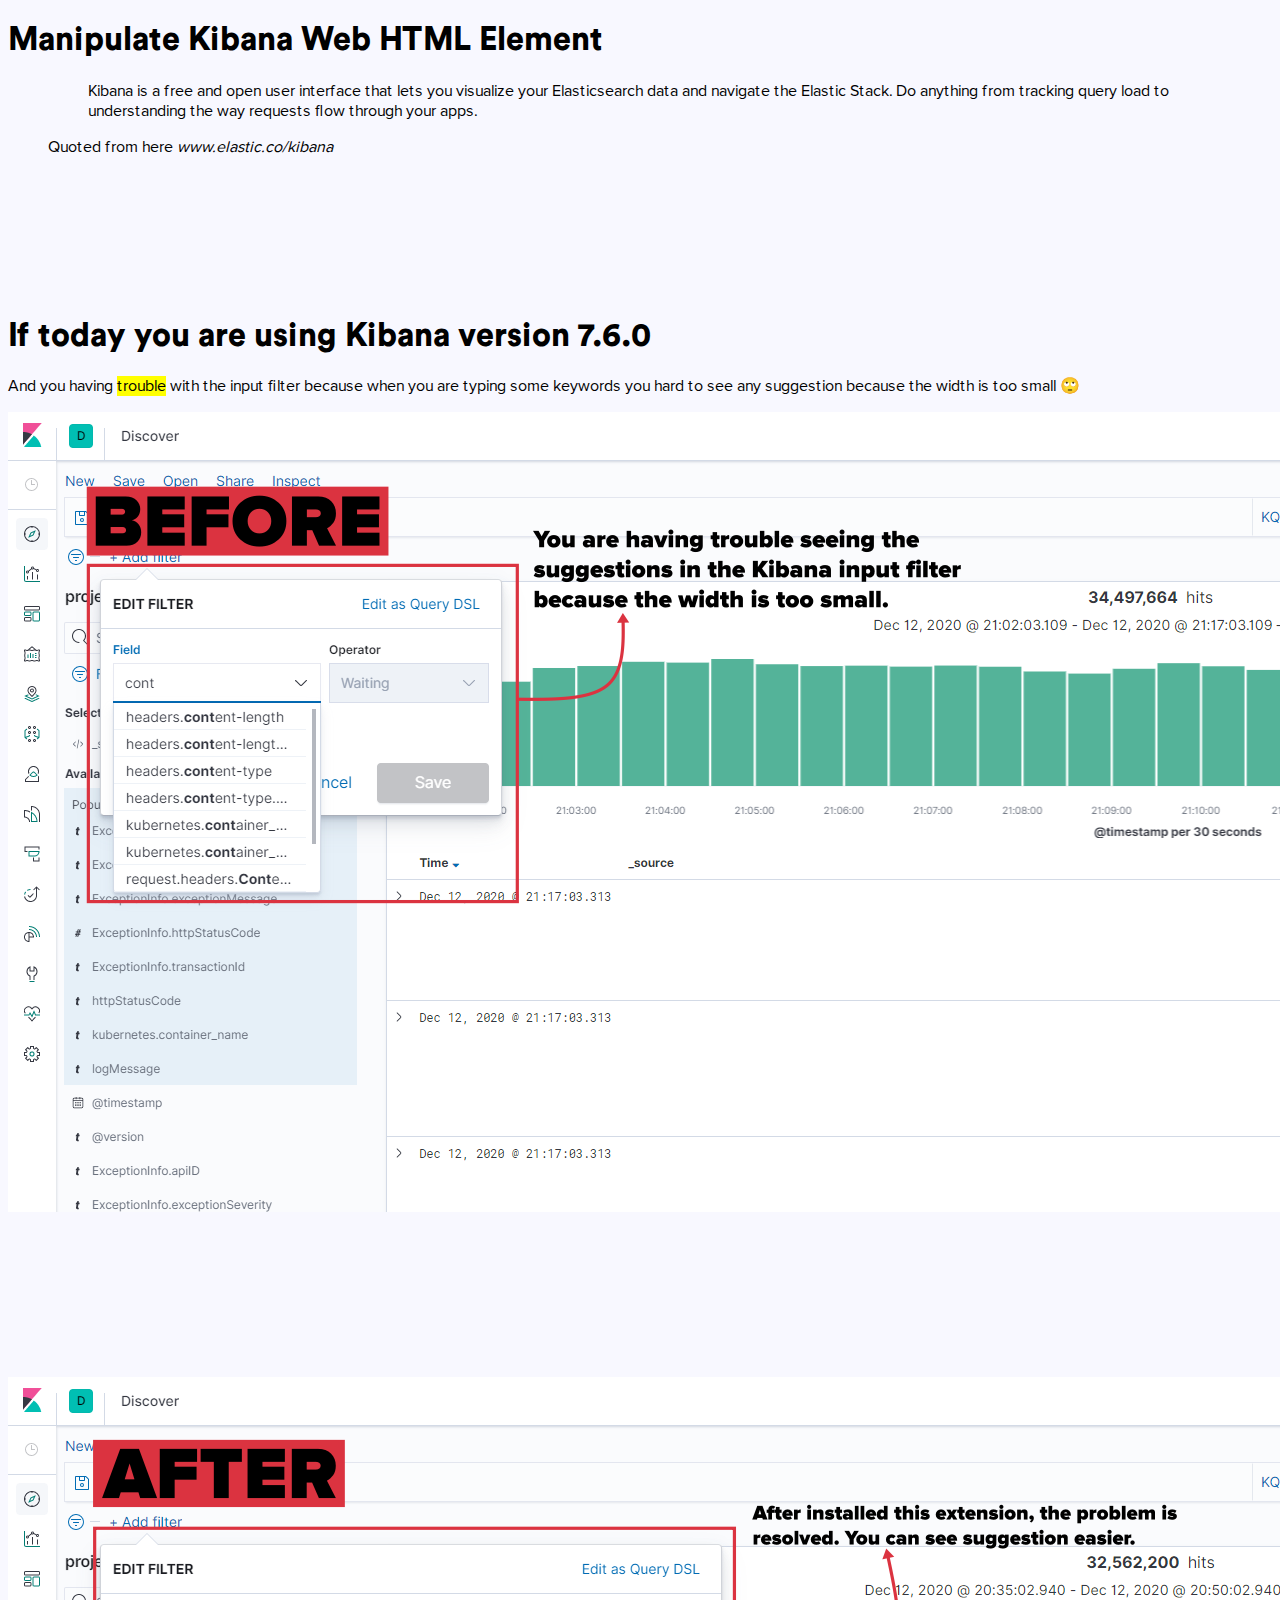
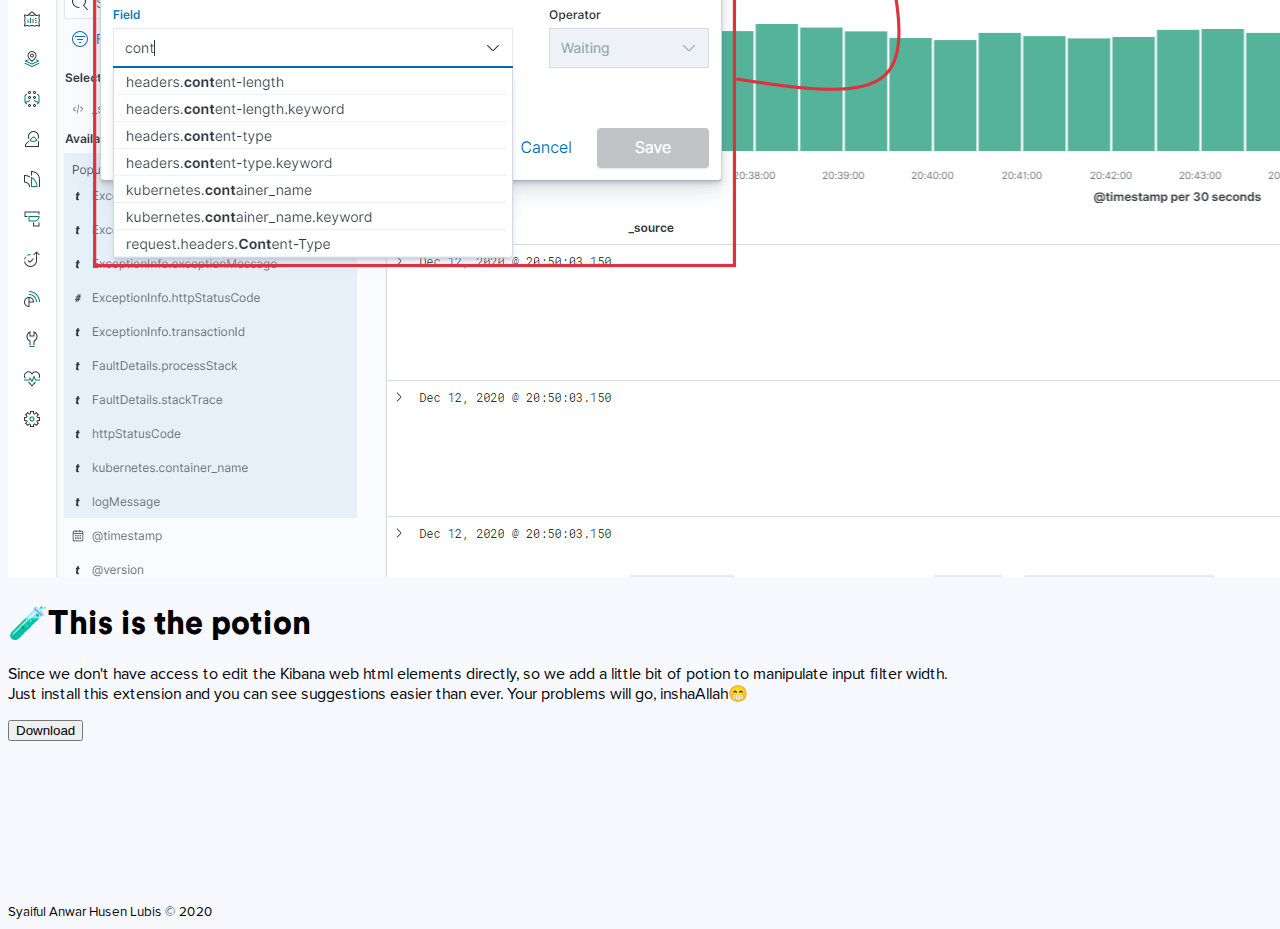
<file: docs/index.html>
<!doctype html>
<html lang="en">
  <head>
    <!-- Required meta tags -->
    <meta charset="utf-8">
    <meta name="viewport" content="width=device-width, initial-scale=1">

    <!-- Bootstrap CSS -->
    <link href="https://cdn.jsdelivr.net/npm/bootstrap@5.0.0-beta1/dist/css/bootstrap.min.css" rel="stylesheet" integrity="sha384-giJF6kkoqNQ00vy+HMDP7azOuL0xtbfIcaT9wjKHr8RbDVddVHyTfAAsrekwKmP1" crossorigin="anonymous">
    <!-- CSS -->
    <link rel="stylesheet" href="assets/style.css">
    <link rel="stylesheet" href="assets/font/circular/stylesheet.css">
    <link rel="stylesheet" href="assets/font/proxima-nova/stylesheet.css">
    <link rel="icon" type="image/png" href="assets/images/icon128.png"/>
    <title>MKWHE</title>
  </head>
  <body>
      <div class="container">
        <div class="my-5">
            <h1 class="mb-5 display-4">Manipulate Kibana Web HTML Element</h1>
            <figure>
                <blockquote class="blockquote">
                    <p class="lead">Kibana is a free and open user interface that lets you visualize your Elasticsearch data and navigate the Elastic Stack. Do anything from tracking query load to understanding the way requests flow through your apps.</p>
                </blockquote>
                <figcaption class="blockquote-footer">
                    Quoted from here <cite title="Source Title"><a class="text-primary text-decoration-none">www.elastic.co/kibana</a></cite>
                </figcaption>
            </figure>
        </div>
        <div class="row mt-6">
            <div class="col-12 col-sm-12 col-md col-lg col-xl col-xxl align-self-center">
                <h1 class="mb-5">If today you are using Kibana version 7.6.0</h1>
                <p class="lead text-break">And you having <mark class="bg-warning">trouble</mark> with the input filter because when you are typing some keywords you hard to see any suggestion because the width is too small 🙄</p>
            </div>
            <div class="col-12 col-sm-12 col-md col-lg col-xl col-xxl">
                <img src="assets/images/ss 1 = before.png" class="img-fluid rounded img-zoom shadow" alt="">
            </div>
        </div>
        <div class="row mt-6">
            <div class="col-12 col-sm-12 col-md col-lg col-xl col-xxl">
                <img src="assets/images/ss 2 - after.png" class="img-fluid rounded img-zoom shadow" alt="">
            </div>
            <div class="col-12 col-sm-12 col-md col-lg col-xl col-xxl align-self-center mt-4">
                <h1 class="mb-5">🧪This is the potion</h1>
                <p class="lead text-break">Since we don't have access to edit the Kibana web html 
                    elements directly, so we add a little bit of potion to 
                    manipulate input filter width.
                    </br>Just install this extension and you can see suggestions
                    easier than ever. Your problems will go, inshaAllah😁
                </p>
                <a href="https://chrome.google.com/webstore/detail/manipulate-kibana-web-htm/eohbhiifnjaolnamkknlmacahmddhhdi/related">
                    <button type="button" class="btn btn-lg btn-primary">Download</button>
                </a>
            </div>
        </div>
        <footer class="mt-6">
            <div class="border-top">
                <small class="text-start text-muted">Syaiful Anwar Husen Lubis &copy 2020</small>
            </div>
        </footer>
      </div> <!-- End Container -->

    <!-- Optional JavaScript; choose one of the two! -->

    <!-- Option 1: Bootstrap Bundle with Popper -->
    <script src="https://cdn.jsdelivr.net/npm/bootstrap@5.0.0-beta1/dist/js/bootstrap.bundle.min.js" integrity="sha384-ygbV9kiqUc6oa4msXn9868pTtWMgiQaeYH7/t7LECLbyPA2x65Kgf80OJFdroafW" crossorigin="anonymous"></script>

    <!-- Option 2: Separate Popper and Bootstrap JS -->
    <!--
    <script src="https://cdn.jsdelivr.net/npm/@popperjs/core@2.5.4/dist/umd/popper.min.js" integrity="sha384-q2kxQ16AaE6UbzuKqyBE9/u/KzioAlnx2maXQHiDX9d4/zp8Ok3f+M7DPm+Ib6IU" crossorigin="anonymous"></script>
    <script src="https://cdn.jsdelivr.net/npm/bootstrap@5.0.0-beta1/dist/js/bootstrap.min.js" integrity="sha384-pQQkAEnwaBkjpqZ8RU1fF1AKtTcHJwFl3pblpTlHXybJjHpMYo79HY3hIi4NKxyj" crossorigin="anonymous"></script>
    -->
  </body>
</html>
</file>
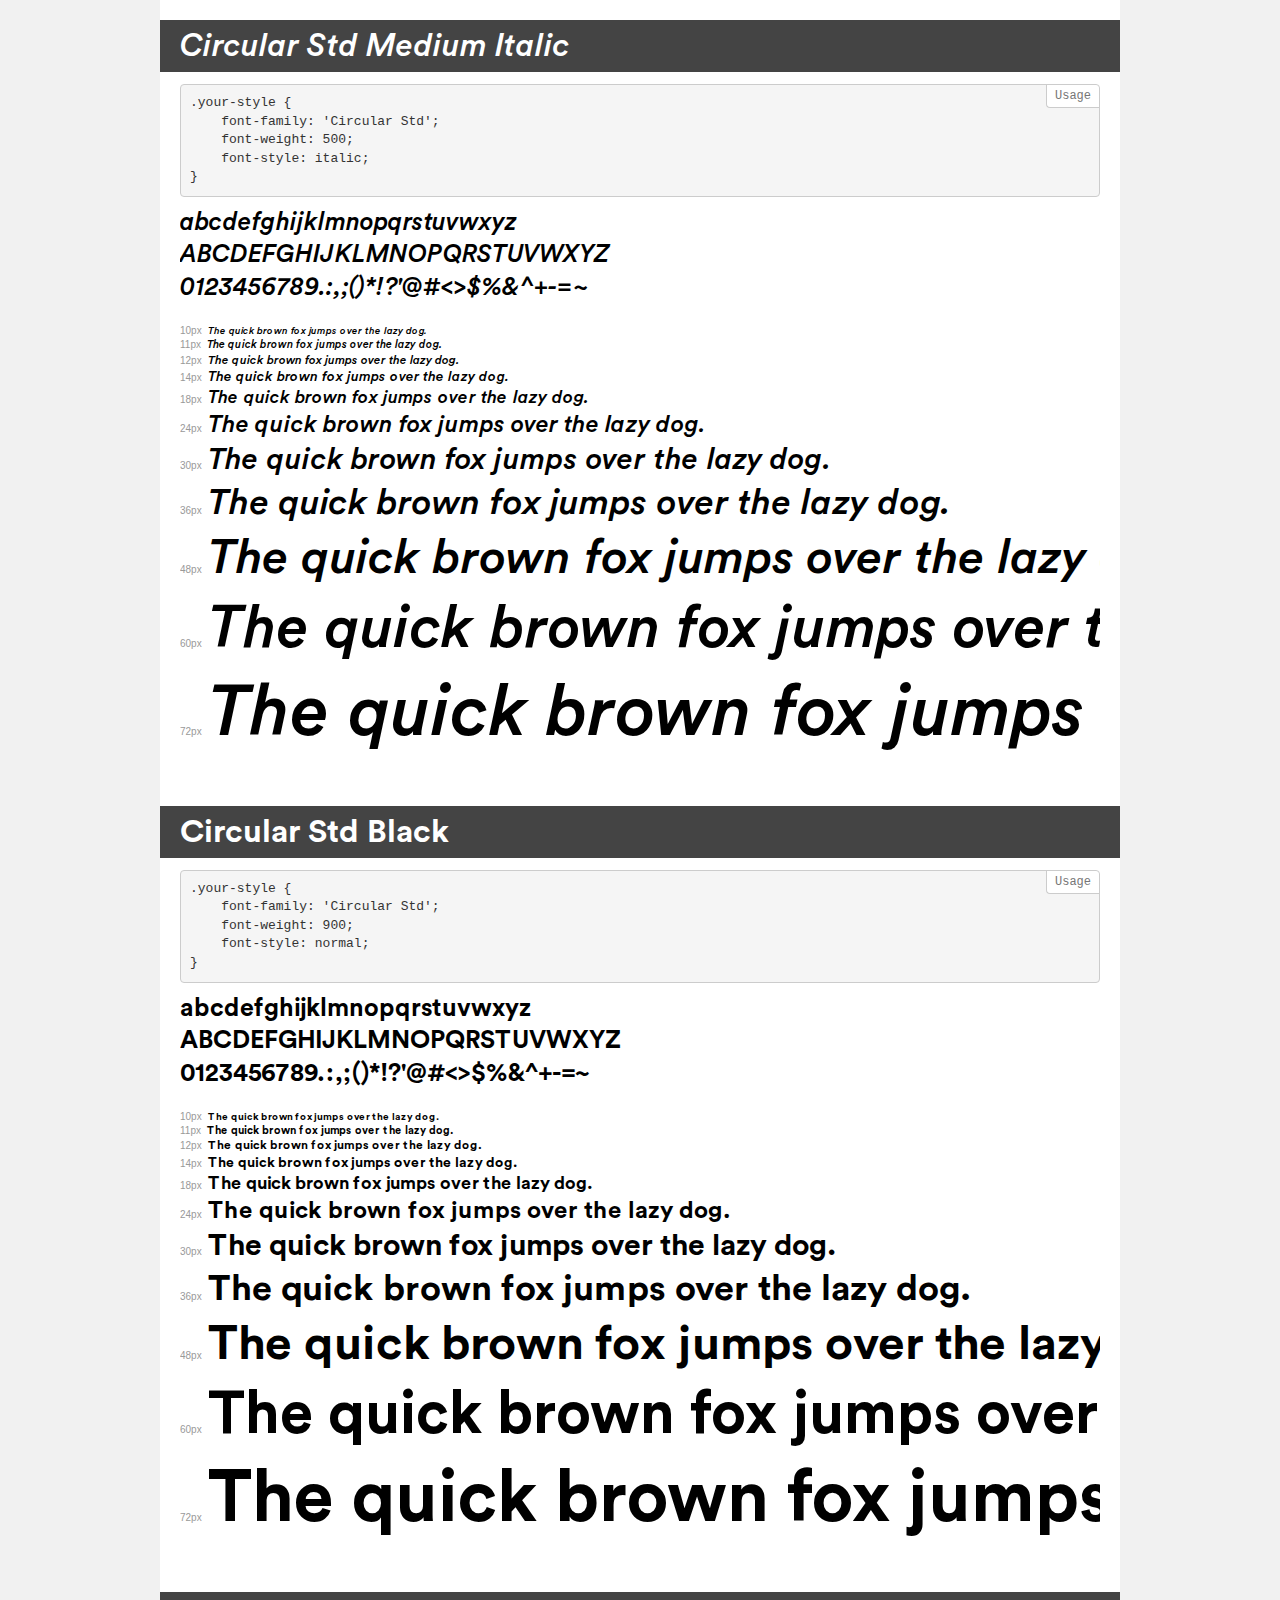
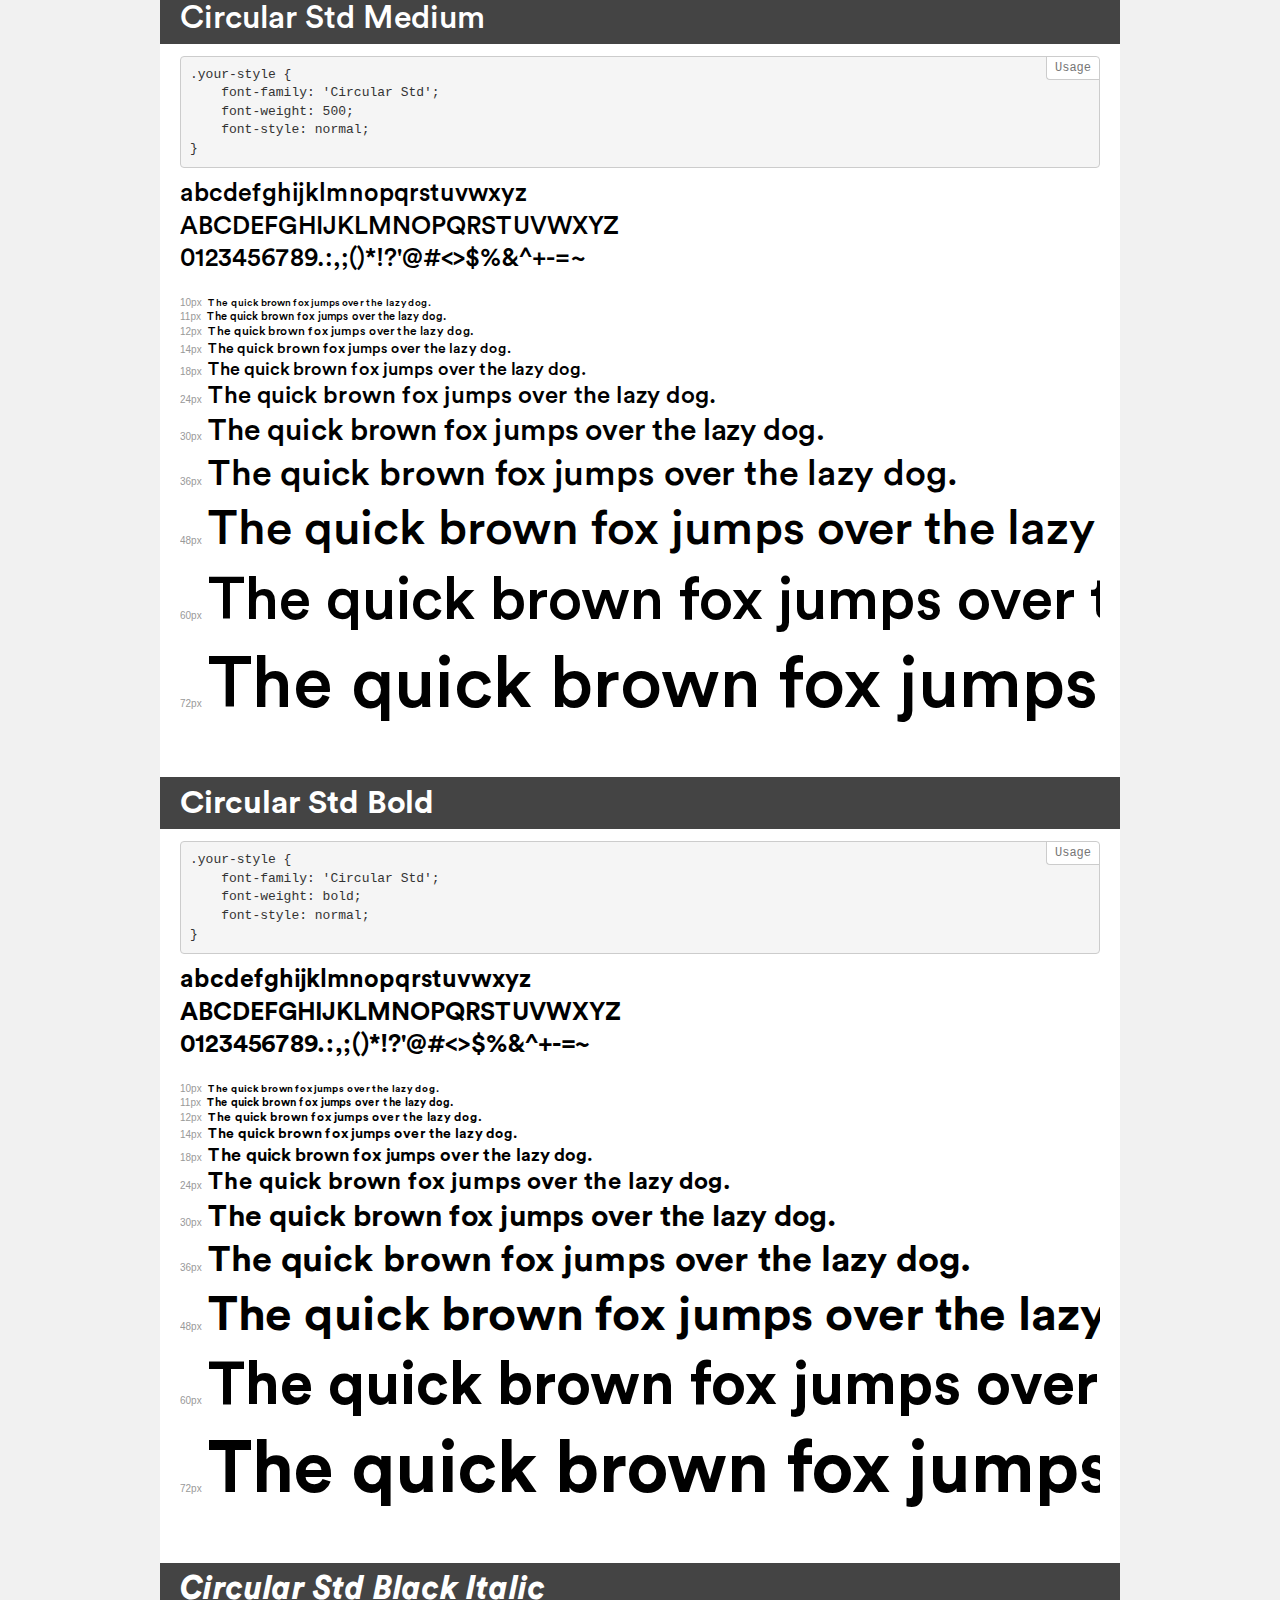
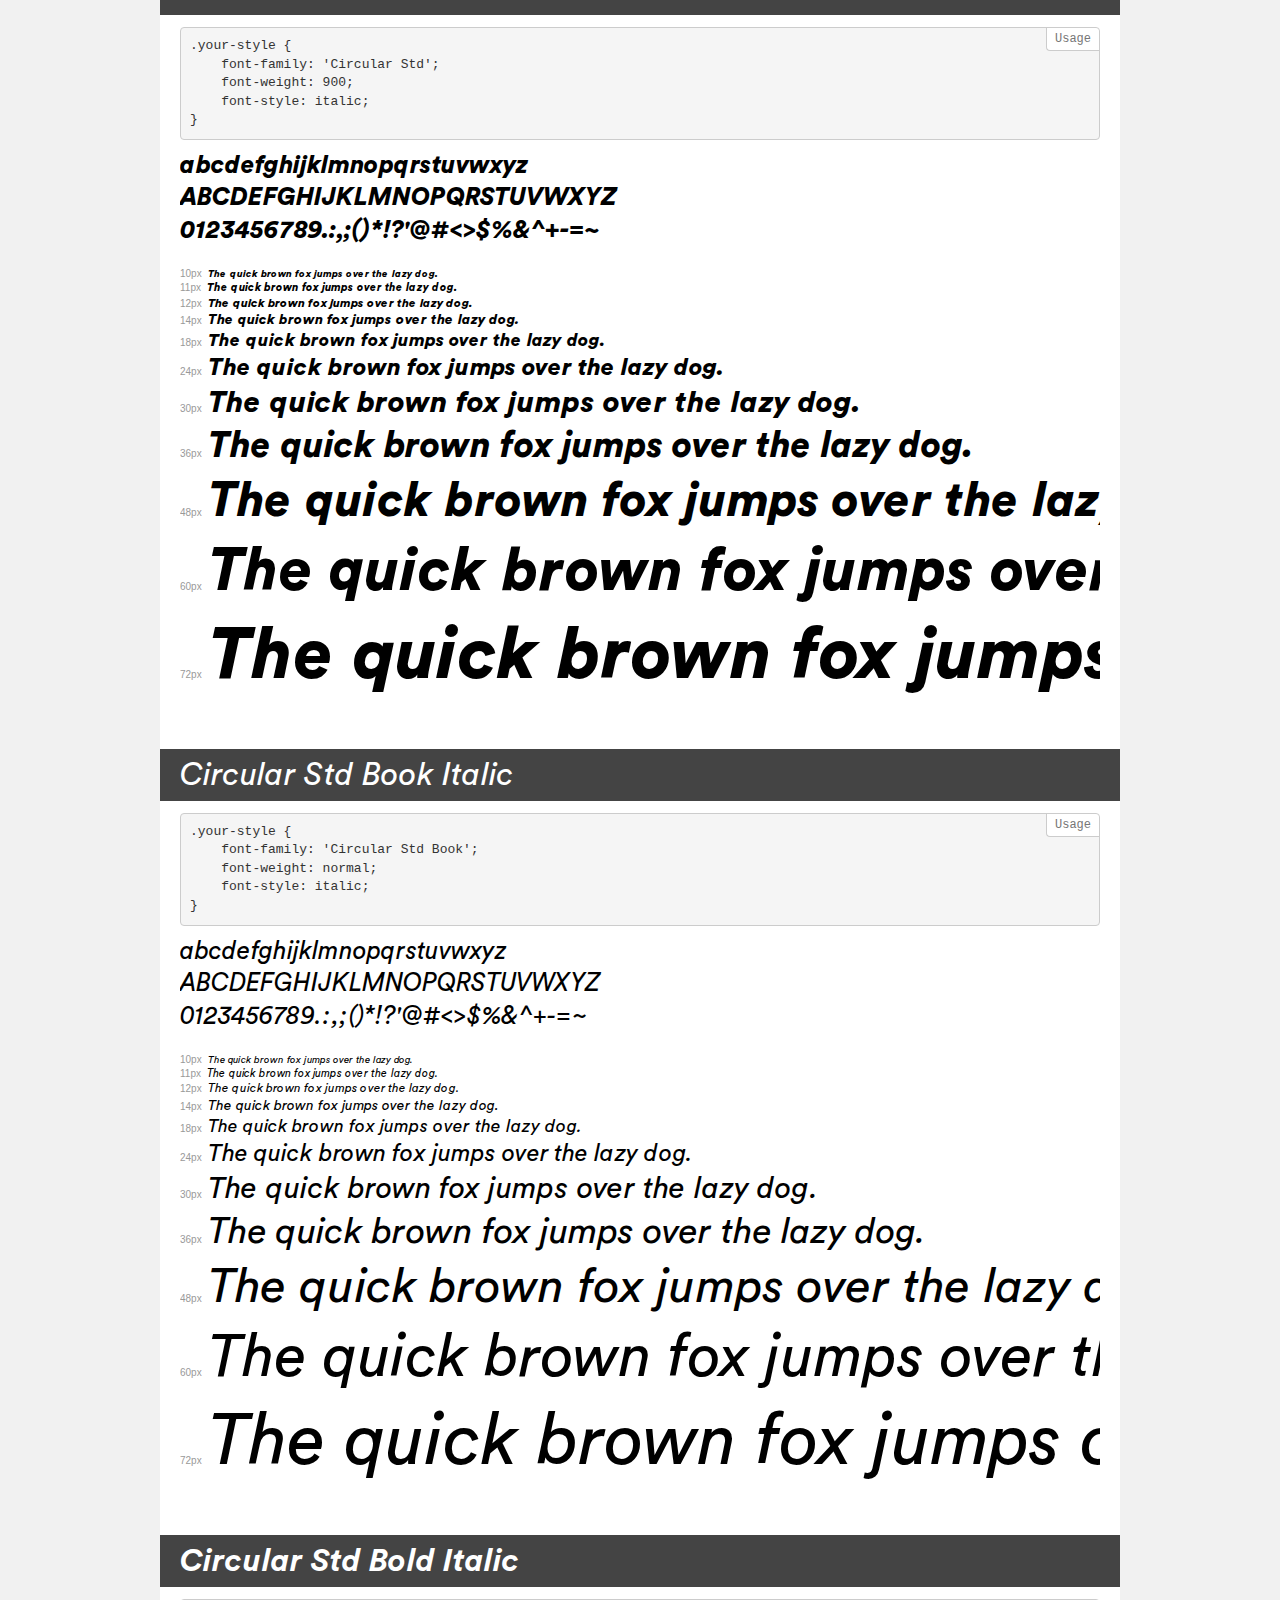
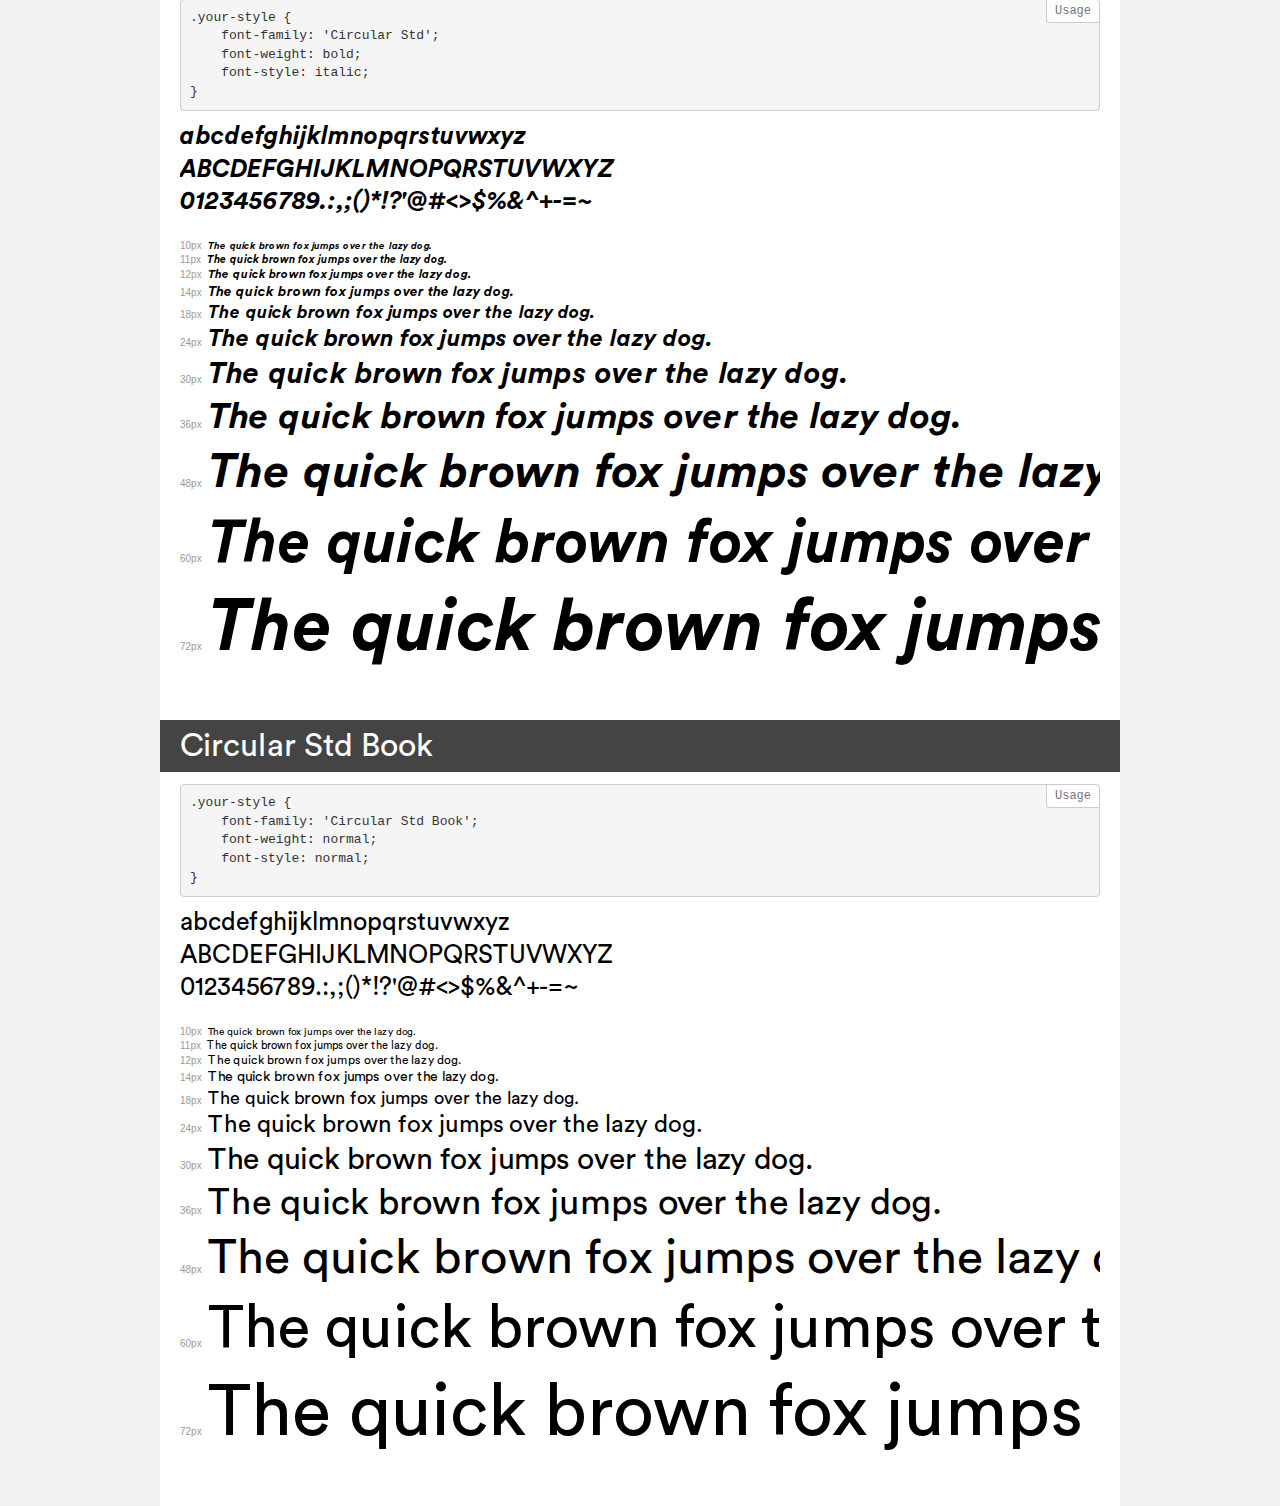
<file: docs/assets/font/circular/demo.html>
<!DOCTYPE html>
<html>
<head>
    <meta charset="utf-8">
    <meta http-equiv="X-UA-Compatible" content="IE=edge">
    <meta name="viewport" content="width=device-width, initial-scale=1">
    <meta name="robots" content="noindex, noarchive">
    <meta name="format-detection" content="telephone=no">
    <title>Transfonter demo</title>
    <link href="stylesheet.css" rel="stylesheet">
    <style>
        /*
        http://meyerweb.com/eric/tools/css/reset/
        v2.0 | 20110126
        License: none (public domain)
        */
        html, body, div, span, applet, object, iframe,
        h1, h2, h3, h4, h5, h6, p, blockquote, pre,
        a, abbr, acronym, address, big, cite, code,
        del, dfn, em, img, ins, kbd, q, s, samp,
        small, strike, strong, sub, sup, tt, var,
        b, u, i, center,
        dl, dt, dd, ol, ul, li,
        fieldset, form, label, legend,
        table, caption, tbody, tfoot, thead, tr, th, td,
        article, aside, canvas, details, embed,
        figure, figcaption, footer, header, hgroup,
        menu, nav, output, ruby, section, summary,
        time, mark, audio, video {
            margin: 0;
            padding: 0;
            border: 0;
            font-size: 100%;
            font: inherit;
            vertical-align: baseline;
        }
        /* HTML5 display-role reset for older browsers */
        article, aside, details, figcaption, figure,
        footer, header, hgroup, menu, nav, section {
            display: block;
        }
        body {
            line-height: 1;
        }
        ol, ul {
            list-style: none;
        }
        blockquote, q {
            quotes: none;
        }
        blockquote:before, blockquote:after,
        q:before, q:after {
            content: '';
            content: none;
        }
        table {
            border-collapse: collapse;
            border-spacing: 0;
        }
        /* common styles */
        body {
            background: #f1f1f1;
            color: #000;
        }
        .page {
            background: #fff;
            width: 920px;
            margin: 0 auto;
            padding: 20px 20px 0 20px;
            overflow: hidden;
        }
        .font-container {
            overflow-x: auto;
            overflow-y: hidden;
            margin-bottom: 40px;
            line-height: 1.3;
            white-space: nowrap;
            padding-bottom: 5px;
        }
        h1 {
            position: relative;
            background: #444;
            font-size: 32px;
            color: #fff;
            padding: 10px 20px;
            margin: 0 -20px 12px -20px;
        }
        .letters {
            font-size: 25px;
            margin-bottom: 20px;
        }
        .s10:before {
            content: '10px';
        }
        .s11:before {
            content: '11px';
        }
        .s12:before {
            content: '12px';
        }
        .s14:before {
            content: '14px';
        }
        .s18:before {
            content: '18px';
        }
        .s24:before {
            content: '24px';
        }
        .s30:before {
            content: '30px';
        }
        .s36:before {
            content: '36px';
        }
        .s48:before {
            content: '48px';
        }
        .s60:before {
            content: '60px';
        }
        .s72:before {
            content: '72px';
        }
        .s10:before, .s11:before, .s12:before, .s14:before,
        .s18:before, .s24:before, .s30:before, .s36:before,
        .s48:before, .s60:before, .s72:before {
            font-family: Arial, sans-serif;
            font-size: 10px;
            font-weight: normal;
            font-style: normal;
            color: #999;
            padding-right: 6px;
        }
        pre {
            display: block;
            position: relative;
            padding: 9px;
            margin: 0 0 10px;
            font-family: Monaco, Menlo, Consolas, "Courier New", monospace !important;
            font-size: 13px;
            line-height: 1.428571429;
            color: #333;
            font-weight: normal !important;
            font-style: normal !important;
            background-color: #f5f5f5;
            border: 1px solid #ccc;
            overflow-x: auto;
            border-radius: 4px;
        }
        pre:after {
            display: block;
            position: absolute;
            right: 0;
            top: 0;
            content: 'Usage';
            line-height: 1;
            padding: 5px 8px;
            font-size: 12px;
            color: #767676;
            background-color: #fff;
            border: 1px solid #ccc;
            border-right: none;
            border-top: none;
            border-radius: 0 4px 0 4px;
            z-index: 10;
        }
        /* responsive */
        @media (max-width: 959px) {
            .page {
                width: auto;
                margin: 0;
            }
        }
    </style>
</head>
<body>
<div class="page">
    <div class="demo" style="font-family: 'Circular Std'; font-weight: 500; font-style: italic;">
        <h1>Circular Std Medium Italic</h1>
        <pre>.your-style {
    font-family: 'Circular Std';
    font-weight: 500;
    font-style: italic;
}</pre>
        <div class="font-container">
            <p class="letters">
                abcdefghijklmnopqrstuvwxyz<br>
ABCDEFGHIJKLMNOPQRSTUVWXYZ<br>
                0123456789.:,;()*!?'@#<>$%&^+-=~
            </p>
            <p class="s10" style="font-size: 10px;">The quick brown fox jumps over the lazy dog.</p>
            <p class="s11" style="font-size: 11px;">The quick brown fox jumps over the lazy dog.</p>
            <p class="s12" style="font-size: 12px;">The quick brown fox jumps over the lazy dog.</p>
            <p class="s14" style="font-size: 14px;">The quick brown fox jumps over the lazy dog.</p>
            <p class="s18" style="font-size: 18px;">The quick brown fox jumps over the lazy dog.</p>
            <p class="s24" style="font-size: 24px;">The quick brown fox jumps over the lazy dog.</p>
            <p class="s30" style="font-size: 30px;">The quick brown fox jumps over the lazy dog.</p>
            <p class="s36" style="font-size: 36px;">The quick brown fox jumps over the lazy dog.</p>
            <p class="s48" style="font-size: 48px;">The quick brown fox jumps over the lazy dog.</p>
            <p class="s60" style="font-size: 60px;">The quick brown fox jumps over the lazy dog.</p>
            <p class="s72" style="font-size: 72px;">The quick brown fox jumps over the lazy dog.</p>
        </div>
    </div>
    <div class="demo" style="font-family: 'Circular Std'; font-weight: 900; font-style: normal;">
        <h1>Circular Std Black</h1>
        <pre>.your-style {
    font-family: 'Circular Std';
    font-weight: 900;
    font-style: normal;
}</pre>
        <div class="font-container">
            <p class="letters">
                abcdefghijklmnopqrstuvwxyz<br>
ABCDEFGHIJKLMNOPQRSTUVWXYZ<br>
                0123456789.:,;()*!?'@#<>$%&^+-=~
            </p>
            <p class="s10" style="font-size: 10px;">The quick brown fox jumps over the lazy dog.</p>
            <p class="s11" style="font-size: 11px;">The quick brown fox jumps over the lazy dog.</p>
            <p class="s12" style="font-size: 12px;">The quick brown fox jumps over the lazy dog.</p>
            <p class="s14" style="font-size: 14px;">The quick brown fox jumps over the lazy dog.</p>
            <p class="s18" style="font-size: 18px;">The quick brown fox jumps over the lazy dog.</p>
            <p class="s24" style="font-size: 24px;">The quick brown fox jumps over the lazy dog.</p>
            <p class="s30" style="font-size: 30px;">The quick brown fox jumps over the lazy dog.</p>
            <p class="s36" style="font-size: 36px;">The quick brown fox jumps over the lazy dog.</p>
            <p class="s48" style="font-size: 48px;">The quick brown fox jumps over the lazy dog.</p>
            <p class="s60" style="font-size: 60px;">The quick brown fox jumps over the lazy dog.</p>
            <p class="s72" style="font-size: 72px;">The quick brown fox jumps over the lazy dog.</p>
        </div>
    </div>
    <div class="demo" style="font-family: 'Circular Std'; font-weight: 500; font-style: normal;">
        <h1>Circular Std Medium</h1>
        <pre>.your-style {
    font-family: 'Circular Std';
    font-weight: 500;
    font-style: normal;
}</pre>
        <div class="font-container">
            <p class="letters">
                abcdefghijklmnopqrstuvwxyz<br>
ABCDEFGHIJKLMNOPQRSTUVWXYZ<br>
                0123456789.:,;()*!?'@#<>$%&^+-=~
            </p>
            <p class="s10" style="font-size: 10px;">The quick brown fox jumps over the lazy dog.</p>
            <p class="s11" style="font-size: 11px;">The quick brown fox jumps over the lazy dog.</p>
            <p class="s12" style="font-size: 12px;">The quick brown fox jumps over the lazy dog.</p>
            <p class="s14" style="font-size: 14px;">The quick brown fox jumps over the lazy dog.</p>
            <p class="s18" style="font-size: 18px;">The quick brown fox jumps over the lazy dog.</p>
            <p class="s24" style="font-size: 24px;">The quick brown fox jumps over the lazy dog.</p>
            <p class="s30" style="font-size: 30px;">The quick brown fox jumps over the lazy dog.</p>
            <p class="s36" style="font-size: 36px;">The quick brown fox jumps over the lazy dog.</p>
            <p class="s48" style="font-size: 48px;">The quick brown fox jumps over the lazy dog.</p>
            <p class="s60" style="font-size: 60px;">The quick brown fox jumps over the lazy dog.</p>
            <p class="s72" style="font-size: 72px;">The quick brown fox jumps over the lazy dog.</p>
        </div>
    </div>
    <div class="demo" style="font-family: 'Circular Std'; font-weight: bold; font-style: normal;">
        <h1>Circular Std Bold</h1>
        <pre>.your-style {
    font-family: 'Circular Std';
    font-weight: bold;
    font-style: normal;
}</pre>
        <div class="font-container">
            <p class="letters">
                abcdefghijklmnopqrstuvwxyz<br>
ABCDEFGHIJKLMNOPQRSTUVWXYZ<br>
                0123456789.:,;()*!?'@#<>$%&^+-=~
            </p>
            <p class="s10" style="font-size: 10px;">The quick brown fox jumps over the lazy dog.</p>
            <p class="s11" style="font-size: 11px;">The quick brown fox jumps over the lazy dog.</p>
            <p class="s12" style="font-size: 12px;">The quick brown fox jumps over the lazy dog.</p>
            <p class="s14" style="font-size: 14px;">The quick brown fox jumps over the lazy dog.</p>
            <p class="s18" style="font-size: 18px;">The quick brown fox jumps over the lazy dog.</p>
            <p class="s24" style="font-size: 24px;">The quick brown fox jumps over the lazy dog.</p>
            <p class="s30" style="font-size: 30px;">The quick brown fox jumps over the lazy dog.</p>
            <p class="s36" style="font-size: 36px;">The quick brown fox jumps over the lazy dog.</p>
            <p class="s48" style="font-size: 48px;">The quick brown fox jumps over the lazy dog.</p>
            <p class="s60" style="font-size: 60px;">The quick brown fox jumps over the lazy dog.</p>
            <p class="s72" style="font-size: 72px;">The quick brown fox jumps over the lazy dog.</p>
        </div>
    </div>
    <div class="demo" style="font-family: 'Circular Std'; font-weight: 900; font-style: italic;">
        <h1>Circular Std Black Italic</h1>
        <pre>.your-style {
    font-family: 'Circular Std';
    font-weight: 900;
    font-style: italic;
}</pre>
        <div class="font-container">
            <p class="letters">
                abcdefghijklmnopqrstuvwxyz<br>
ABCDEFGHIJKLMNOPQRSTUVWXYZ<br>
                0123456789.:,;()*!?'@#<>$%&^+-=~
            </p>
            <p class="s10" style="font-size: 10px;">The quick brown fox jumps over the lazy dog.</p>
            <p class="s11" style="font-size: 11px;">The quick brown fox jumps over the lazy dog.</p>
            <p class="s12" style="font-size: 12px;">The quick brown fox jumps over the lazy dog.</p>
            <p class="s14" style="font-size: 14px;">The quick brown fox jumps over the lazy dog.</p>
            <p class="s18" style="font-size: 18px;">The quick brown fox jumps over the lazy dog.</p>
            <p class="s24" style="font-size: 24px;">The quick brown fox jumps over the lazy dog.</p>
            <p class="s30" style="font-size: 30px;">The quick brown fox jumps over the lazy dog.</p>
            <p class="s36" style="font-size: 36px;">The quick brown fox jumps over the lazy dog.</p>
            <p class="s48" style="font-size: 48px;">The quick brown fox jumps over the lazy dog.</p>
            <p class="s60" style="font-size: 60px;">The quick brown fox jumps over the lazy dog.</p>
            <p class="s72" style="font-size: 72px;">The quick brown fox jumps over the lazy dog.</p>
        </div>
    </div>
    <div class="demo" style="font-family: 'Circular Std Book'; font-weight: normal; font-style: italic;">
        <h1>Circular Std Book Italic</h1>
        <pre>.your-style {
    font-family: 'Circular Std Book';
    font-weight: normal;
    font-style: italic;
}</pre>
        <div class="font-container">
            <p class="letters">
                abcdefghijklmnopqrstuvwxyz<br>
ABCDEFGHIJKLMNOPQRSTUVWXYZ<br>
                0123456789.:,;()*!?'@#<>$%&^+-=~
            </p>
            <p class="s10" style="font-size: 10px;">The quick brown fox jumps over the lazy dog.</p>
            <p class="s11" style="font-size: 11px;">The quick brown fox jumps over the lazy dog.</p>
            <p class="s12" style="font-size: 12px;">The quick brown fox jumps over the lazy dog.</p>
            <p class="s14" style="font-size: 14px;">The quick brown fox jumps over the lazy dog.</p>
            <p class="s18" style="font-size: 18px;">The quick brown fox jumps over the lazy dog.</p>
            <p class="s24" style="font-size: 24px;">The quick brown fox jumps over the lazy dog.</p>
            <p class="s30" style="font-size: 30px;">The quick brown fox jumps over the lazy dog.</p>
            <p class="s36" style="font-size: 36px;">The quick brown fox jumps over the lazy dog.</p>
            <p class="s48" style="font-size: 48px;">The quick brown fox jumps over the lazy dog.</p>
            <p class="s60" style="font-size: 60px;">The quick brown fox jumps over the lazy dog.</p>
            <p class="s72" style="font-size: 72px;">The quick brown fox jumps over the lazy dog.</p>
        </div>
    </div>
    <div class="demo" style="font-family: 'Circular Std'; font-weight: bold; font-style: italic;">
        <h1>Circular Std Bold Italic</h1>
        <pre>.your-style {
    font-family: 'Circular Std';
    font-weight: bold;
    font-style: italic;
}</pre>
        <div class="font-container">
            <p class="letters">
                abcdefghijklmnopqrstuvwxyz<br>
ABCDEFGHIJKLMNOPQRSTUVWXYZ<br>
                0123456789.:,;()*!?'@#<>$%&^+-=~
            </p>
            <p class="s10" style="font-size: 10px;">The quick brown fox jumps over the lazy dog.</p>
            <p class="s11" style="font-size: 11px;">The quick brown fox jumps over the lazy dog.</p>
            <p class="s12" style="font-size: 12px;">The quick brown fox jumps over the lazy dog.</p>
            <p class="s14" style="font-size: 14px;">The quick brown fox jumps over the lazy dog.</p>
            <p class="s18" style="font-size: 18px;">The quick brown fox jumps over the lazy dog.</p>
            <p class="s24" style="font-size: 24px;">The quick brown fox jumps over the lazy dog.</p>
            <p class="s30" style="font-size: 30px;">The quick brown fox jumps over the lazy dog.</p>
            <p class="s36" style="font-size: 36px;">The quick brown fox jumps over the lazy dog.</p>
            <p class="s48" style="font-size: 48px;">The quick brown fox jumps over the lazy dog.</p>
            <p class="s60" style="font-size: 60px;">The quick brown fox jumps over the lazy dog.</p>
            <p class="s72" style="font-size: 72px;">The quick brown fox jumps over the lazy dog.</p>
        </div>
    </div>
    <div class="demo" style="font-family: 'Circular Std Book'; font-weight: normal; font-style: normal;">
        <h1>Circular Std Book</h1>
        <pre>.your-style {
    font-family: 'Circular Std Book';
    font-weight: normal;
    font-style: normal;
}</pre>
        <div class="font-container">
            <p class="letters">
                abcdefghijklmnopqrstuvwxyz<br>
ABCDEFGHIJKLMNOPQRSTUVWXYZ<br>
                0123456789.:,;()*!?'@#<>$%&^+-=~
            </p>
            <p class="s10" style="font-size: 10px;">The quick brown fox jumps over the lazy dog.</p>
            <p class="s11" style="font-size: 11px;">The quick brown fox jumps over the lazy dog.</p>
            <p class="s12" style="font-size: 12px;">The quick brown fox jumps over the lazy dog.</p>
            <p class="s14" style="font-size: 14px;">The quick brown fox jumps over the lazy dog.</p>
            <p class="s18" style="font-size: 18px;">The quick brown fox jumps over the lazy dog.</p>
            <p class="s24" style="font-size: 24px;">The quick brown fox jumps over the lazy dog.</p>
            <p class="s30" style="font-size: 30px;">The quick brown fox jumps over the lazy dog.</p>
            <p class="s36" style="font-size: 36px;">The quick brown fox jumps over the lazy dog.</p>
            <p class="s48" style="font-size: 48px;">The quick brown fox jumps over the lazy dog.</p>
            <p class="s60" style="font-size: 60px;">The quick brown fox jumps over the lazy dog.</p>
            <p class="s72" style="font-size: 72px;">The quick brown fox jumps over the lazy dog.</p>
        </div>
    </div>
</div>
</body>
</html>
</file>
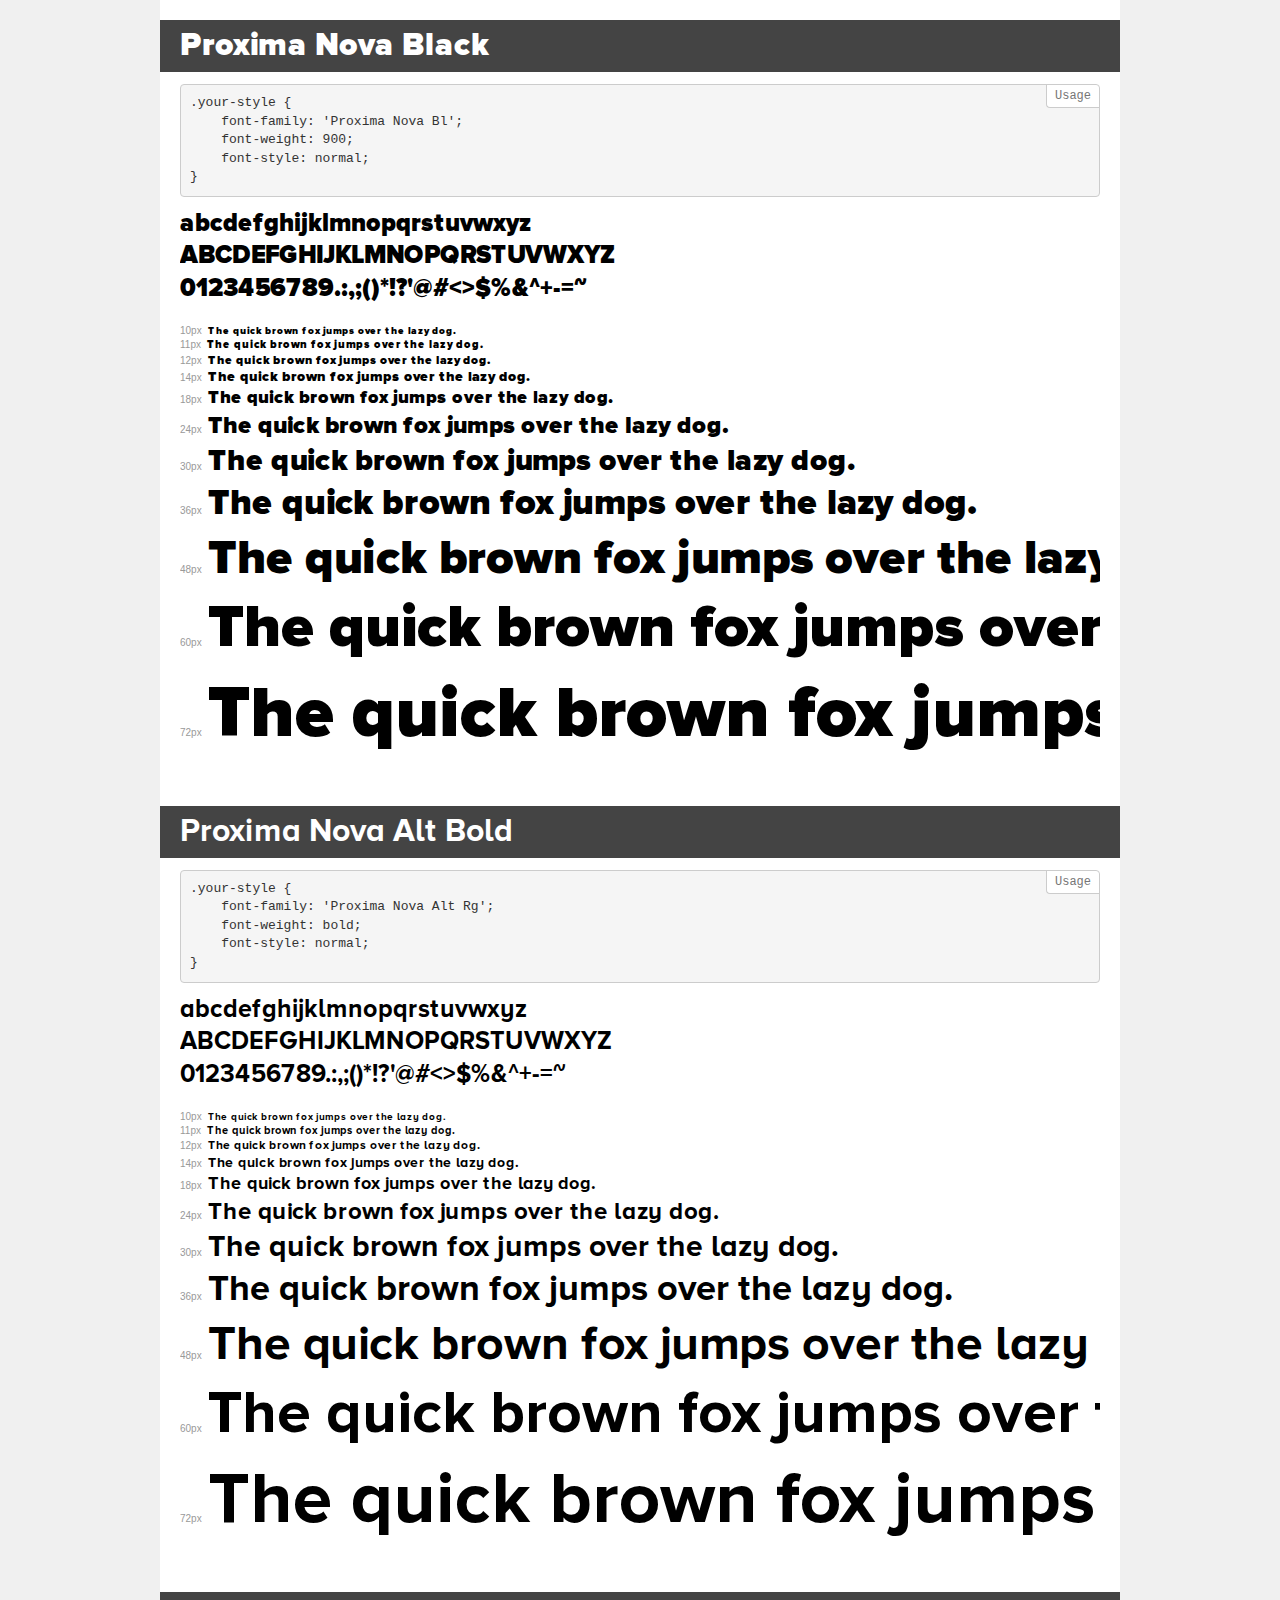
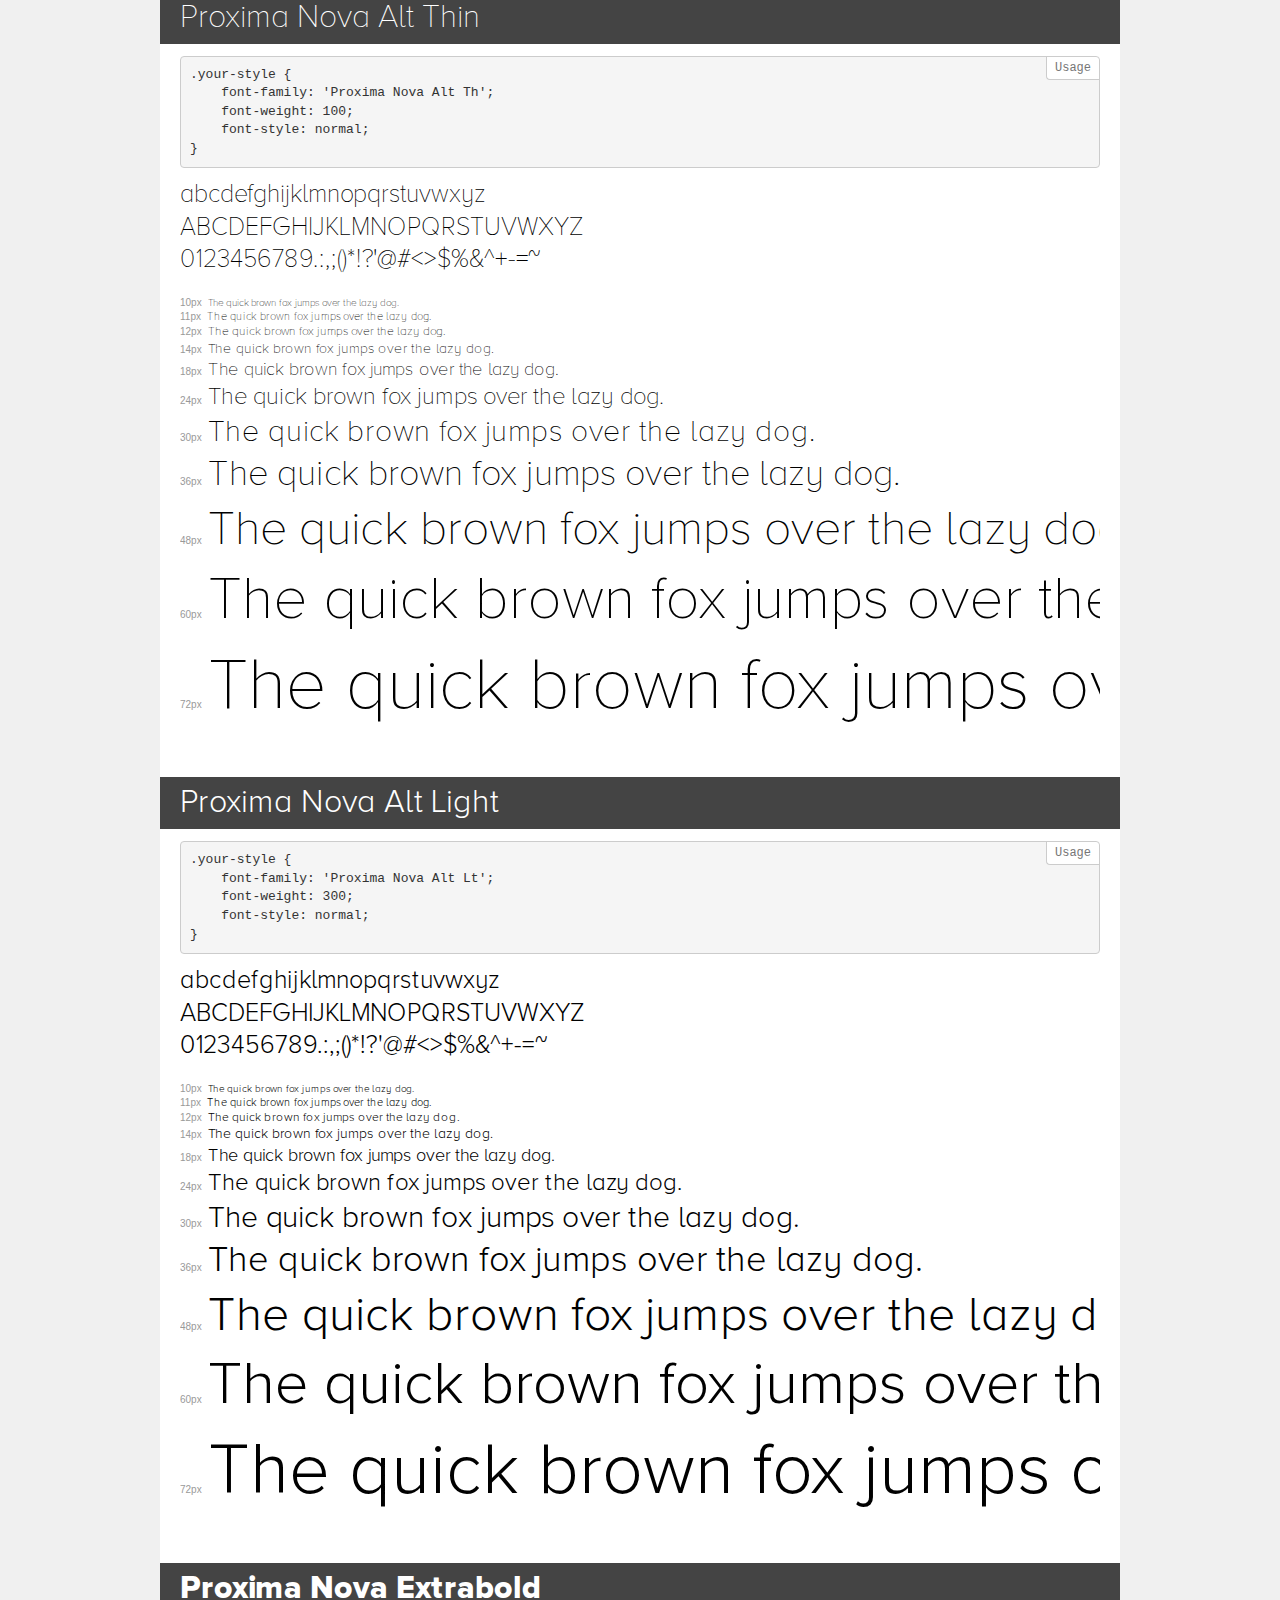
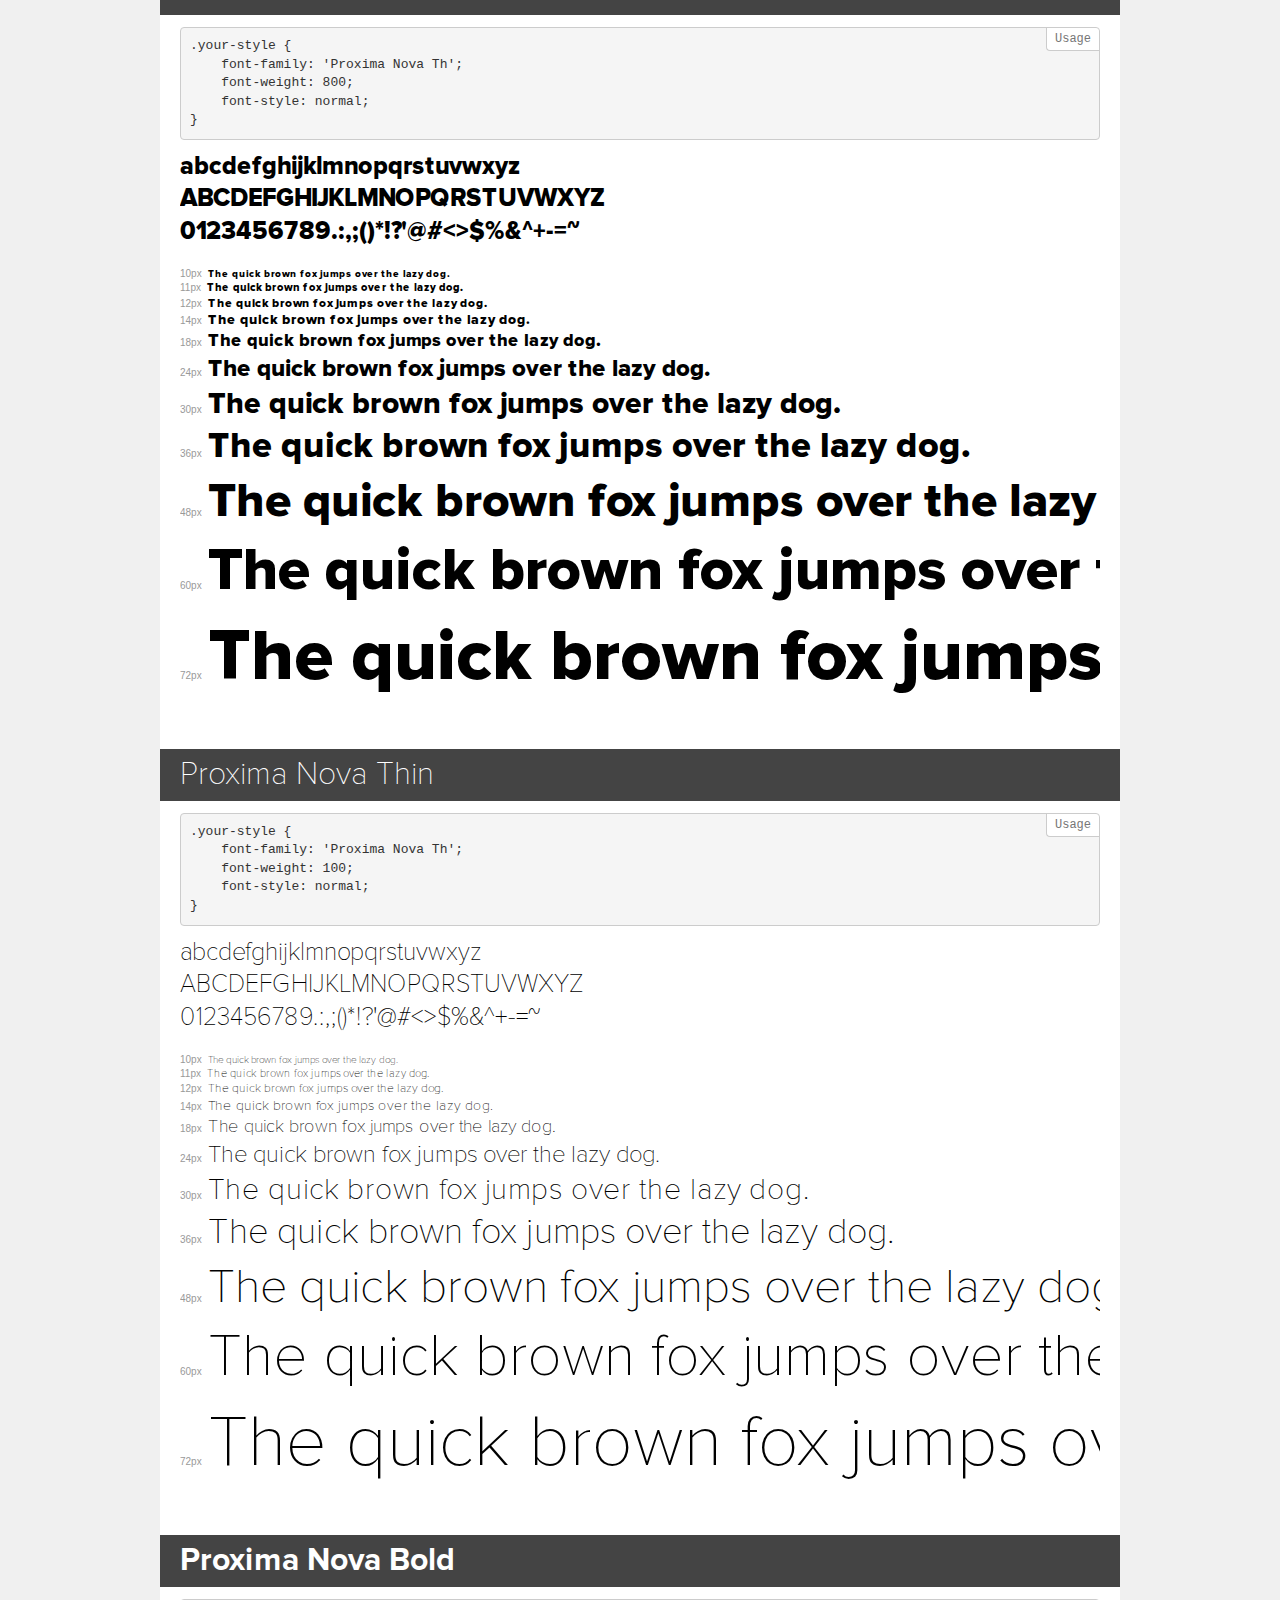
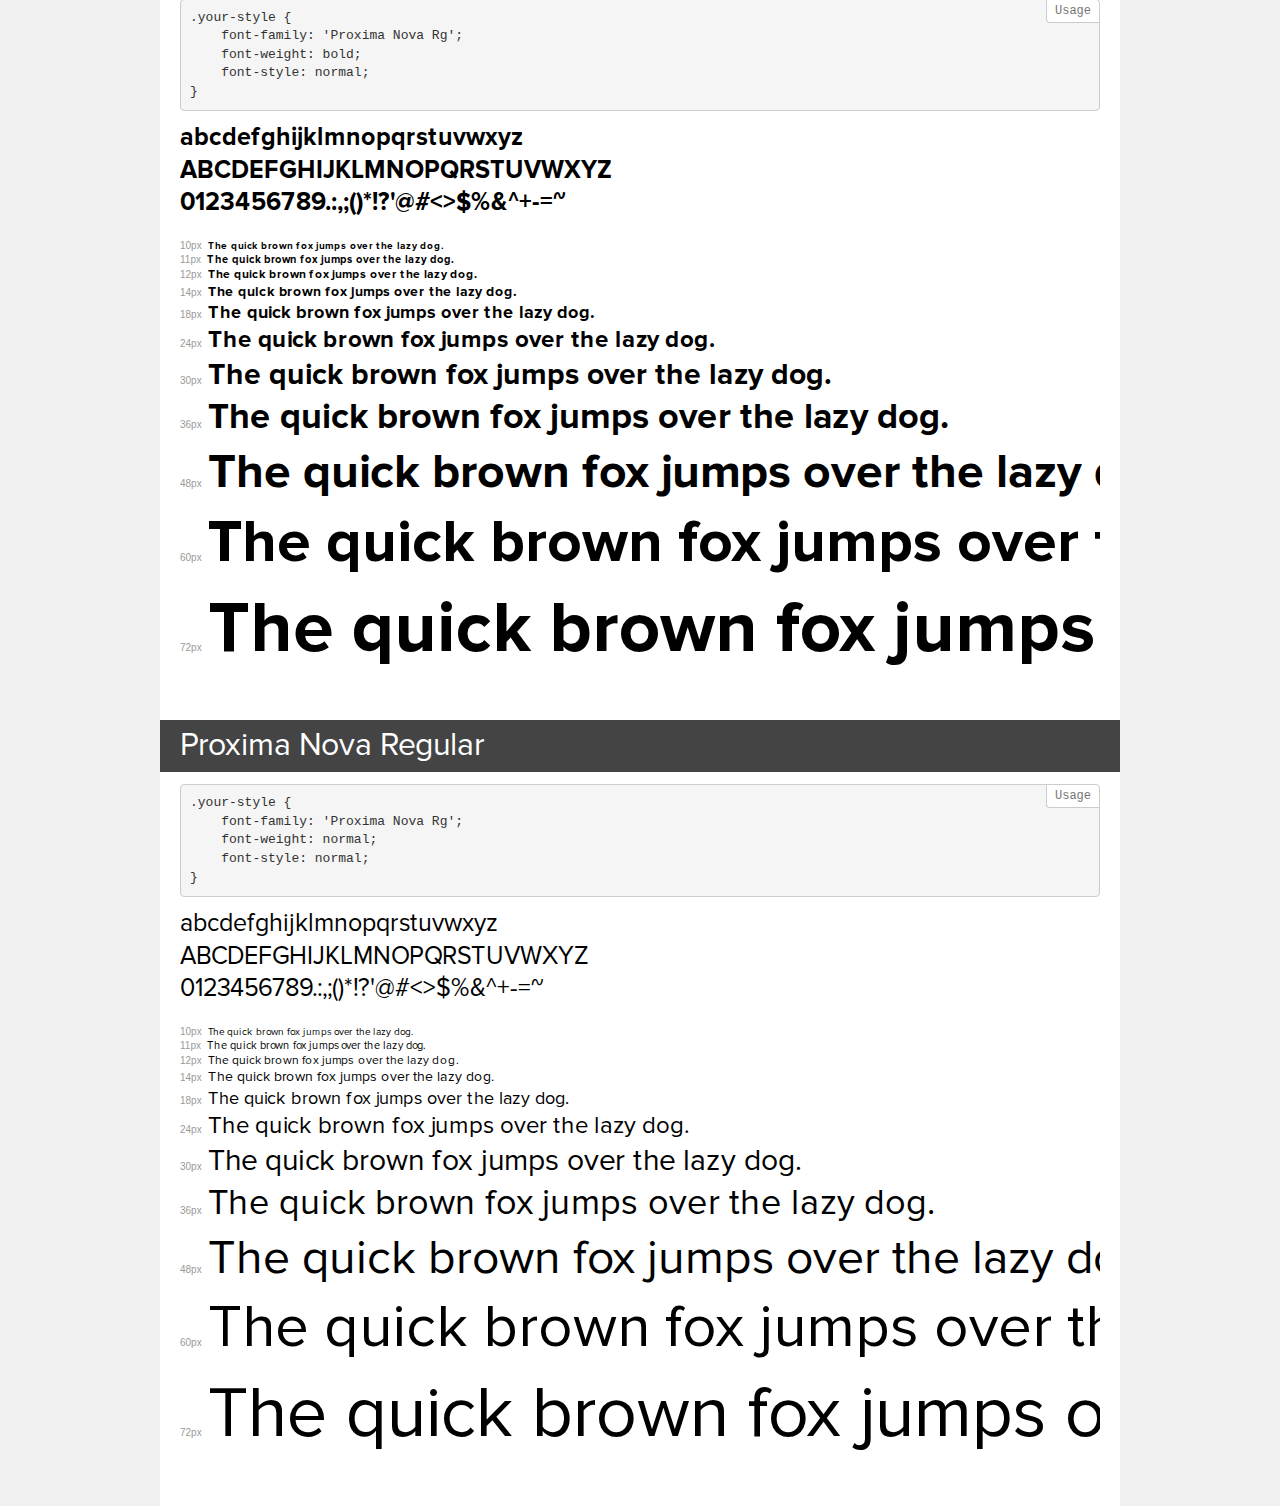
<file: docs/assets/font/proxima-nova/demo.html>
<!DOCTYPE html>
<html lang="en">
<head>
    <meta charset="utf-8">
    <meta http-equiv="X-UA-Compatible" content="IE=edge">
    <meta name="viewport" content="width=device-width, initial-scale=1">
    <meta name="robots" content="noindex, noarchive">
    <meta name="format-detection" content="telephone=no">
    <title>Transfonter demo</title>
    <link href="stylesheet.css" rel="stylesheet">
    <style>
        /*
        http://meyerweb.com/eric/tools/css/reset/
        v2.0 | 20110126
        License: none (public domain)
        */
        html, body, div, span, applet, object, iframe,
        h1, h2, h3, h4, h5, h6, p, blockquote, pre,
        a, abbr, acronym, address, big, cite, code,
        del, dfn, em, img, ins, kbd, q, s, samp,
        small, strike, strong, sub, sup, tt, var,
        b, u, i, center,
        dl, dt, dd, ol, ul, li,
        fieldset, form, label, legend,
        table, caption, tbody, tfoot, thead, tr, th, td,
        article, aside, canvas, details, embed,
        figure, figcaption, footer, header, hgroup,
        menu, nav, output, ruby, section, summary,
        time, mark, audio, video {
            margin: 0;
            padding: 0;
            border: 0;
            font-size: 100%;
            font: inherit;
            vertical-align: baseline;
        }
        /* HTML5 display-role reset for older browsers */
        article, aside, details, figcaption, figure,
        footer, header, hgroup, menu, nav, section {
            display: block;
        }
        body {
            line-height: 1;
        }
        ol, ul {
            list-style: none;
        }
        blockquote, q {
            quotes: none;
        }
        blockquote:before, blockquote:after,
        q:before, q:after {
            content: '';
            content: none;
        }
        table {
            border-collapse: collapse;
            border-spacing: 0;
        }
        /* demo styles */
        body {
            background: #f0f0f0;
            color: #000;
        }
        .page {
            background: #fff;
            width: 920px;
            margin: 0 auto;
            padding: 20px 20px 0 20px;
            overflow: hidden;
        }
        .font-container {
            overflow-x: auto;
            overflow-y: hidden;
            margin-bottom: 40px;
            line-height: 1.3;
            white-space: nowrap;
            padding-bottom: 5px;
        }
        h1 {
            position: relative;
            background: #444;
            font-size: 32px;
            color: #fff;
            padding: 10px 20px;
            margin: 0 -20px 12px -20px;
        }
        .letters {
            font-size: 25px;
            margin-bottom: 20px;
        }
        .s10:before {
            content: '10px';
        }
        .s11:before {
            content: '11px';
        }
        .s12:before {
            content: '12px';
        }
        .s14:before {
            content: '14px';
        }
        .s18:before {
            content: '18px';
        }
        .s24:before {
            content: '24px';
        }
        .s30:before {
            content: '30px';
        }
        .s36:before {
            content: '36px';
        }
        .s48:before {
            content: '48px';
        }
        .s60:before {
            content: '60px';
        }
        .s72:before {
            content: '72px';
        }
        .s10:before, .s11:before, .s12:before, .s14:before,
        .s18:before, .s24:before, .s30:before, .s36:before,
        .s48:before, .s60:before, .s72:before {
            font-family: Arial, sans-serif;
            font-size: 10px;
            font-weight: normal;
            font-style: normal;
            color: #999;
            padding-right: 6px;
        }
        pre {
            display: block;
            position: relative;
            padding: 9px;
            margin: 0 0 10px;
            font-family: Monaco, Menlo, Consolas, "Courier New", monospace;
            font-size: 13px;
            line-height: 1.428571429;
            color: #333;
            font-weight: normal;
            font-style: normal;
            background-color: #f5f5f5;
            border: 1px solid #ccc;
            overflow-x: auto;
            border-radius: 4px;
        }
        pre:after {
            display: block;
            position: absolute;
            right: 0;
            top: 0;
            content: 'Usage';
            line-height: 1;
            padding: 5px 8px;
            font-size: 12px;
            color: #767676;
            background-color: #fff;
            border: 1px solid #ccc;
            border-right: none;
            border-top: none;
            border-radius: 0 4px 0 4px;
            z-index: 10;
        }
        /* responsive */
        @media (max-width: 959px) {
            .page {
                width: auto;
                margin: 0;
            }
        }
    </style>
</head>
<body>
<div class="page">
    <div class="demo">
        <h1 style="font-family: 'Proxima Nova Bl'; font-weight: 900; font-style: normal;">Proxima Nova Black</h1>
        <pre>.your-style {
    font-family: 'Proxima Nova Bl';
    font-weight: 900;
    font-style: normal;
}</pre>
        <div class="font-container" style="font-family: 'Proxima Nova Bl'; font-weight: 900; font-style: normal;">
            <p class="letters">
                abcdefghijklmnopqrstuvwxyz<br>
ABCDEFGHIJKLMNOPQRSTUVWXYZ<br>
                0123456789.:,;()*!?'@#<>$%&^+-=~
            </p>
            <p class="s10" style="font-size: 10px;">The quick brown fox jumps over the lazy dog.</p>
            <p class="s11" style="font-size: 11px;">The quick brown fox jumps over the lazy dog.</p>
            <p class="s12" style="font-size: 12px;">The quick brown fox jumps over the lazy dog.</p>
            <p class="s14" style="font-size: 14px;">The quick brown fox jumps over the lazy dog.</p>
            <p class="s18" style="font-size: 18px;">The quick brown fox jumps over the lazy dog.</p>
            <p class="s24" style="font-size: 24px;">The quick brown fox jumps over the lazy dog.</p>
            <p class="s30" style="font-size: 30px;">The quick brown fox jumps over the lazy dog.</p>
            <p class="s36" style="font-size: 36px;">The quick brown fox jumps over the lazy dog.</p>
            <p class="s48" style="font-size: 48px;">The quick brown fox jumps over the lazy dog.</p>
            <p class="s60" style="font-size: 60px;">The quick brown fox jumps over the lazy dog.</p>
            <p class="s72" style="font-size: 72px;">The quick brown fox jumps over the lazy dog.</p>
        </div>
    </div>
    <div class="demo">
        <h1 style="font-family: 'Proxima Nova Alt Rg'; font-weight: bold; font-style: normal;">Proxima Nova Alt Bold</h1>
        <pre>.your-style {
    font-family: 'Proxima Nova Alt Rg';
    font-weight: bold;
    font-style: normal;
}</pre>
        <div class="font-container" style="font-family: 'Proxima Nova Alt Rg'; font-weight: bold; font-style: normal;">
            <p class="letters">
                abcdefghijklmnopqrstuvwxyz<br>
ABCDEFGHIJKLMNOPQRSTUVWXYZ<br>
                0123456789.:,;()*!?'@#<>$%&^+-=~
            </p>
            <p class="s10" style="font-size: 10px;">The quick brown fox jumps over the lazy dog.</p>
            <p class="s11" style="font-size: 11px;">The quick brown fox jumps over the lazy dog.</p>
            <p class="s12" style="font-size: 12px;">The quick brown fox jumps over the lazy dog.</p>
            <p class="s14" style="font-size: 14px;">The quick brown fox jumps over the lazy dog.</p>
            <p class="s18" style="font-size: 18px;">The quick brown fox jumps over the lazy dog.</p>
            <p class="s24" style="font-size: 24px;">The quick brown fox jumps over the lazy dog.</p>
            <p class="s30" style="font-size: 30px;">The quick brown fox jumps over the lazy dog.</p>
            <p class="s36" style="font-size: 36px;">The quick brown fox jumps over the lazy dog.</p>
            <p class="s48" style="font-size: 48px;">The quick brown fox jumps over the lazy dog.</p>
            <p class="s60" style="font-size: 60px;">The quick brown fox jumps over the lazy dog.</p>
            <p class="s72" style="font-size: 72px;">The quick brown fox jumps over the lazy dog.</p>
        </div>
    </div>
    <div class="demo">
        <h1 style="font-family: 'Proxima Nova Alt Th'; font-weight: 100; font-style: normal;">Proxima Nova Alt Thin</h1>
        <pre>.your-style {
    font-family: 'Proxima Nova Alt Th';
    font-weight: 100;
    font-style: normal;
}</pre>
        <div class="font-container" style="font-family: 'Proxima Nova Alt Th'; font-weight: 100; font-style: normal;">
            <p class="letters">
                abcdefghijklmnopqrstuvwxyz<br>
ABCDEFGHIJKLMNOPQRSTUVWXYZ<br>
                0123456789.:,;()*!?'@#<>$%&^+-=~
            </p>
            <p class="s10" style="font-size: 10px;">The quick brown fox jumps over the lazy dog.</p>
            <p class="s11" style="font-size: 11px;">The quick brown fox jumps over the lazy dog.</p>
            <p class="s12" style="font-size: 12px;">The quick brown fox jumps over the lazy dog.</p>
            <p class="s14" style="font-size: 14px;">The quick brown fox jumps over the lazy dog.</p>
            <p class="s18" style="font-size: 18px;">The quick brown fox jumps over the lazy dog.</p>
            <p class="s24" style="font-size: 24px;">The quick brown fox jumps over the lazy dog.</p>
            <p class="s30" style="font-size: 30px;">The quick brown fox jumps over the lazy dog.</p>
            <p class="s36" style="font-size: 36px;">The quick brown fox jumps over the lazy dog.</p>
            <p class="s48" style="font-size: 48px;">The quick brown fox jumps over the lazy dog.</p>
            <p class="s60" style="font-size: 60px;">The quick brown fox jumps over the lazy dog.</p>
            <p class="s72" style="font-size: 72px;">The quick brown fox jumps over the lazy dog.</p>
        </div>
    </div>
    <div class="demo">
        <h1 style="font-family: 'Proxima Nova Alt Lt'; font-weight: 300; font-style: normal;">Proxima Nova Alt Light</h1>
        <pre>.your-style {
    font-family: 'Proxima Nova Alt Lt';
    font-weight: 300;
    font-style: normal;
}</pre>
        <div class="font-container" style="font-family: 'Proxima Nova Alt Lt'; font-weight: 300; font-style: normal;">
            <p class="letters">
                abcdefghijklmnopqrstuvwxyz<br>
ABCDEFGHIJKLMNOPQRSTUVWXYZ<br>
                0123456789.:,;()*!?'@#<>$%&^+-=~
            </p>
            <p class="s10" style="font-size: 10px;">The quick brown fox jumps over the lazy dog.</p>
            <p class="s11" style="font-size: 11px;">The quick brown fox jumps over the lazy dog.</p>
            <p class="s12" style="font-size: 12px;">The quick brown fox jumps over the lazy dog.</p>
            <p class="s14" style="font-size: 14px;">The quick brown fox jumps over the lazy dog.</p>
            <p class="s18" style="font-size: 18px;">The quick brown fox jumps over the lazy dog.</p>
            <p class="s24" style="font-size: 24px;">The quick brown fox jumps over the lazy dog.</p>
            <p class="s30" style="font-size: 30px;">The quick brown fox jumps over the lazy dog.</p>
            <p class="s36" style="font-size: 36px;">The quick brown fox jumps over the lazy dog.</p>
            <p class="s48" style="font-size: 48px;">The quick brown fox jumps over the lazy dog.</p>
            <p class="s60" style="font-size: 60px;">The quick brown fox jumps over the lazy dog.</p>
            <p class="s72" style="font-size: 72px;">The quick brown fox jumps over the lazy dog.</p>
        </div>
    </div>
    <div class="demo">
        <h1 style="font-family: 'Proxima Nova Th'; font-weight: 800; font-style: normal;">Proxima Nova Extrabold</h1>
        <pre>.your-style {
    font-family: 'Proxima Nova Th';
    font-weight: 800;
    font-style: normal;
}</pre>
        <div class="font-container" style="font-family: 'Proxima Nova Th'; font-weight: 800; font-style: normal;">
            <p class="letters">
                abcdefghijklmnopqrstuvwxyz<br>
ABCDEFGHIJKLMNOPQRSTUVWXYZ<br>
                0123456789.:,;()*!?'@#<>$%&^+-=~
            </p>
            <p class="s10" style="font-size: 10px;">The quick brown fox jumps over the lazy dog.</p>
            <p class="s11" style="font-size: 11px;">The quick brown fox jumps over the lazy dog.</p>
            <p class="s12" style="font-size: 12px;">The quick brown fox jumps over the lazy dog.</p>
            <p class="s14" style="font-size: 14px;">The quick brown fox jumps over the lazy dog.</p>
            <p class="s18" style="font-size: 18px;">The quick brown fox jumps over the lazy dog.</p>
            <p class="s24" style="font-size: 24px;">The quick brown fox jumps over the lazy dog.</p>
            <p class="s30" style="font-size: 30px;">The quick brown fox jumps over the lazy dog.</p>
            <p class="s36" style="font-size: 36px;">The quick brown fox jumps over the lazy dog.</p>
            <p class="s48" style="font-size: 48px;">The quick brown fox jumps over the lazy dog.</p>
            <p class="s60" style="font-size: 60px;">The quick brown fox jumps over the lazy dog.</p>
            <p class="s72" style="font-size: 72px;">The quick brown fox jumps over the lazy dog.</p>
        </div>
    </div>
    <div class="demo">
        <h1 style="font-family: 'Proxima Nova Th'; font-weight: 100; font-style: normal;">Proxima Nova Thin</h1>
        <pre>.your-style {
    font-family: 'Proxima Nova Th';
    font-weight: 100;
    font-style: normal;
}</pre>
        <div class="font-container" style="font-family: 'Proxima Nova Th'; font-weight: 100; font-style: normal;">
            <p class="letters">
                abcdefghijklmnopqrstuvwxyz<br>
ABCDEFGHIJKLMNOPQRSTUVWXYZ<br>
                0123456789.:,;()*!?'@#<>$%&^+-=~
            </p>
            <p class="s10" style="font-size: 10px;">The quick brown fox jumps over the lazy dog.</p>
            <p class="s11" style="font-size: 11px;">The quick brown fox jumps over the lazy dog.</p>
            <p class="s12" style="font-size: 12px;">The quick brown fox jumps over the lazy dog.</p>
            <p class="s14" style="font-size: 14px;">The quick brown fox jumps over the lazy dog.</p>
            <p class="s18" style="font-size: 18px;">The quick brown fox jumps over the lazy dog.</p>
            <p class="s24" style="font-size: 24px;">The quick brown fox jumps over the lazy dog.</p>
            <p class="s30" style="font-size: 30px;">The quick brown fox jumps over the lazy dog.</p>
            <p class="s36" style="font-size: 36px;">The quick brown fox jumps over the lazy dog.</p>
            <p class="s48" style="font-size: 48px;">The quick brown fox jumps over the lazy dog.</p>
            <p class="s60" style="font-size: 60px;">The quick brown fox jumps over the lazy dog.</p>
            <p class="s72" style="font-size: 72px;">The quick brown fox jumps over the lazy dog.</p>
        </div>
    </div>
    <div class="demo">
        <h1 style="font-family: 'Proxima Nova Rg'; font-weight: bold; font-style: normal;">Proxima Nova Bold</h1>
        <pre>.your-style {
    font-family: 'Proxima Nova Rg';
    font-weight: bold;
    font-style: normal;
}</pre>
        <div class="font-container" style="font-family: 'Proxima Nova Rg'; font-weight: bold; font-style: normal;">
            <p class="letters">
                abcdefghijklmnopqrstuvwxyz<br>
ABCDEFGHIJKLMNOPQRSTUVWXYZ<br>
                0123456789.:,;()*!?'@#<>$%&^+-=~
            </p>
            <p class="s10" style="font-size: 10px;">The quick brown fox jumps over the lazy dog.</p>
            <p class="s11" style="font-size: 11px;">The quick brown fox jumps over the lazy dog.</p>
            <p class="s12" style="font-size: 12px;">The quick brown fox jumps over the lazy dog.</p>
            <p class="s14" style="font-size: 14px;">The quick brown fox jumps over the lazy dog.</p>
            <p class="s18" style="font-size: 18px;">The quick brown fox jumps over the lazy dog.</p>
            <p class="s24" style="font-size: 24px;">The quick brown fox jumps over the lazy dog.</p>
            <p class="s30" style="font-size: 30px;">The quick brown fox jumps over the lazy dog.</p>
            <p class="s36" style="font-size: 36px;">The quick brown fox jumps over the lazy dog.</p>
            <p class="s48" style="font-size: 48px;">The quick brown fox jumps over the lazy dog.</p>
            <p class="s60" style="font-size: 60px;">The quick brown fox jumps over the lazy dog.</p>
            <p class="s72" style="font-size: 72px;">The quick brown fox jumps over the lazy dog.</p>
        </div>
    </div>
    <div class="demo">
        <h1 style="font-family: 'Proxima Nova Rg'; font-weight: normal; font-style: normal;">Proxima Nova Regular</h1>
        <pre>.your-style {
    font-family: 'Proxima Nova Rg';
    font-weight: normal;
    font-style: normal;
}</pre>
        <div class="font-container" style="font-family: 'Proxima Nova Rg'; font-weight: normal; font-style: normal;">
            <p class="letters">
                abcdefghijklmnopqrstuvwxyz<br>
ABCDEFGHIJKLMNOPQRSTUVWXYZ<br>
                0123456789.:,;()*!?'@#<>$%&^+-=~
            </p>
            <p class="s10" style="font-size: 10px;">The quick brown fox jumps over the lazy dog.</p>
            <p class="s11" style="font-size: 11px;">The quick brown fox jumps over the lazy dog.</p>
            <p class="s12" style="font-size: 12px;">The quick brown fox jumps over the lazy dog.</p>
            <p class="s14" style="font-size: 14px;">The quick brown fox jumps over the lazy dog.</p>
            <p class="s18" style="font-size: 18px;">The quick brown fox jumps over the lazy dog.</p>
            <p class="s24" style="font-size: 24px;">The quick brown fox jumps over the lazy dog.</p>
            <p class="s30" style="font-size: 30px;">The quick brown fox jumps over the lazy dog.</p>
            <p class="s36" style="font-size: 36px;">The quick brown fox jumps over the lazy dog.</p>
            <p class="s48" style="font-size: 48px;">The quick brown fox jumps over the lazy dog.</p>
            <p class="s60" style="font-size: 60px;">The quick brown fox jumps over the lazy dog.</p>
            <p class="s72" style="font-size: 72px;">The quick brown fox jumps over the lazy dog.</p>
        </div>
    </div>
</div>
</body>
</html>
</file>
<file: docs/assets/style.css>
body {
    font-family: 'Proxima Nova Rg';
    background-color: ghostwhite;
}

h1, h2, h3, h4, h5 {
    font-family: 'Circular Std Black';
}

.mt-6 {
    margin-top: 160px;
}

.mt-5-5 {
    margin-top: 100px;
}

.img-zoom {
    transition: transform .2s;
  }
  
.img-zoom:hover {
    -ms-transform: scale(1.5); /* IE 9 */
    -webkit-transform: scale(1.5); /* Safari 3-8 */
    transform: scale(1.5); 
    cursor: pointer;
}
</file>
<file: docs/assets/font/circular/stylesheet.css>
@font-face {
    font-family: 'Circular Std';
    src: url('CircularStd-MediumItalic.eot');
    src: local('Circular Std Medium Italic'), local('CircularStd-MediumItalic'),
        url('CircularStd-MediumItalic.eot?#iefix') format('embedded-opentype'),
        url('CircularStd-MediumItalic.woff2') format('woff2'),
        url('CircularStd-MediumItalic.woff') format('woff'),
        url('CircularStd-MediumItalic.ttf') format('truetype');
    font-weight: 500;
    font-style: italic;
}

@font-face {
    font-family: 'Circular Std Black';
    src: url('CircularStd-Black.eot');
    src: local('Circular Std Black'), local('CircularStd-Black'),
        url('CircularStd-Black.eot?#iefix') format('embedded-opentype'),
        url('CircularStd-Black.woff2') format('woff2'),
        url('CircularStd-Black.woff') format('woff'),
        url('CircularStd-Black.ttf') format('truetype');
    font-weight: 900;
    font-style: normal;
}

@font-face {
    font-family: 'Circular Std';
    src: url('CircularStd-Medium.eot');
    src: local('Circular Std Medium'), local('CircularStd-Medium'),
        url('CircularStd-Medium.eot?#iefix') format('embedded-opentype'),
        url('CircularStd-Medium.woff2') format('woff2'),
        url('CircularStd-Medium.woff') format('woff'),
        url('CircularStd-Medium.ttf') format('truetype');
    font-weight: 500;
    font-style: normal;
}

@font-face {
    font-family: 'Circular Std';
    src: url('CircularStd-Bold.eot');
    src: local('Circular Std Bold'), local('CircularStd-Bold'),
        url('CircularStd-Bold.eot?#iefix') format('embedded-opentype'),
        url('CircularStd-Bold.woff2') format('woff2'),
        url('CircularStd-Bold.woff') format('woff'),
        url('CircularStd-Bold.ttf') format('truetype');
    font-weight: bold;
    font-style: normal;
}

@font-face {
    font-family: 'Circular Std';
    src: url('CircularStd-BlackItalic.eot');
    src: local('Circular Std Black Italic'), local('CircularStd-BlackItalic'),
        url('CircularStd-BlackItalic.eot?#iefix') format('embedded-opentype'),
        url('CircularStd-BlackItalic.woff2') format('woff2'),
        url('CircularStd-BlackItalic.woff') format('woff'),
        url('CircularStd-BlackItalic.ttf') format('truetype');
    font-weight: 900;
    font-style: italic;
}

@font-face {
    font-family: 'Circular Std Book';
    src: url('CircularStd-BookItalic.eot');
    src: local('Circular Std Book Italic'), local('CircularStd-BookItalic'),
        url('CircularStd-BookItalic.eot?#iefix') format('embedded-opentype'),
        url('CircularStd-BookItalic.woff2') format('woff2'),
        url('CircularStd-BookItalic.woff') format('woff'),
        url('CircularStd-BookItalic.ttf') format('truetype');
    font-weight: normal;
    font-style: italic;
}

@font-face {
    font-family: 'Circular Std';
    src: url('CircularStd-BoldItalic.eot');
    src: local('Circular Std Bold Italic'), local('CircularStd-BoldItalic'),
        url('CircularStd-BoldItalic.eot?#iefix') format('embedded-opentype'),
        url('CircularStd-BoldItalic.woff2') format('woff2'),
        url('CircularStd-BoldItalic.woff') format('woff'),
        url('CircularStd-BoldItalic.ttf') format('truetype');
    font-weight: bold;
    font-style: italic;
}

@font-face {
    font-family: 'Circular Std Book';
    src: url('CircularStd-Book.eot');
    src: local('Circular Std Book'), local('CircularStd-Book'),
        url('CircularStd-Book.eot?#iefix') format('embedded-opentype'),
        url('CircularStd-Book.woff2') format('woff2'),
        url('CircularStd-Book.woff') format('woff'),
        url('CircularStd-Book.ttf') format('truetype');
    font-weight: normal;
    font-style: normal;
}
</file>
<file: docs/assets/font/proxima-nova/stylesheet.css>
@font-face {
    font-family: 'Proxima Nova Bl';
    src: url('ProximaNova-Black.eot');
    src: url('ProximaNova-Black.eot?#iefix') format('embedded-opentype'),
        url('ProximaNova-Black.woff2') format('woff2'),
        url('ProximaNova-Black.woff') format('woff'),
        url('ProximaNova-Black.ttf') format('truetype');
    font-weight: 900;
    font-style: normal;
    font-display: swap;
}

@font-face {
    font-family: 'Proxima Nova Alt Rg';
    src: url('ProximaNovaA-Bold.eot');
    src: url('ProximaNovaA-Bold.eot?#iefix') format('embedded-opentype'),
        url('ProximaNovaA-Bold.woff2') format('woff2'),
        url('ProximaNovaA-Bold.woff') format('woff'),
        url('ProximaNovaA-Bold.ttf') format('truetype');
    font-weight: bold;
    font-style: normal;
    font-display: swap;
}

@font-face {
    font-family: 'Proxima Nova Alt Th';
    src: url('ProximaNovaA-Thin.eot');
    src: url('ProximaNovaA-Thin.eot?#iefix') format('embedded-opentype'),
        url('ProximaNovaA-Thin.woff2') format('woff2'),
        url('ProximaNovaA-Thin.woff') format('woff'),
        url('ProximaNovaA-Thin.ttf') format('truetype');
    font-weight: 100;
    font-style: normal;
    font-display: swap;
}

@font-face {
    font-family: 'Proxima Nova Alt Lt';
    src: url('ProximaNovaA-Light.eot');
    src: url('ProximaNovaA-Light.eot?#iefix') format('embedded-opentype'),
        url('ProximaNovaA-Light.woff2') format('woff2'),
        url('ProximaNovaA-Light.woff') format('woff'),
        url('ProximaNovaA-Light.ttf') format('truetype');
    font-weight: 300;
    font-style: normal;
    font-display: swap;
}

@font-face {
    font-family: 'Proxima Nova Th';
    src: url('ProximaNova-Extrabld.eot');
    src: url('ProximaNova-Extrabld.eot?#iefix') format('embedded-opentype'),
        url('ProximaNova-Extrabld.woff2') format('woff2'),
        url('ProximaNova-Extrabld.woff') format('woff'),
        url('ProximaNova-Extrabld.ttf') format('truetype');
    font-weight: 800;
    font-style: normal;
    font-display: swap;
}

@font-face {
    font-family: 'Proxima Nova Th';
    src: url('ProximaNovaT-Thin.eot');
    src: url('ProximaNovaT-Thin.eot?#iefix') format('embedded-opentype'),
        url('ProximaNovaT-Thin.woff2') format('woff2'),
        url('ProximaNovaT-Thin.woff') format('woff'),
        url('ProximaNovaT-Thin.ttf') format('truetype');
    font-weight: 100;
    font-style: normal;
    font-display: swap;
}

@font-face {
    font-family: 'Proxima Nova Rg';
    src: url('ProximaNova-Bold.eot');
    src: url('ProximaNova-Bold.eot?#iefix') format('embedded-opentype'),
        url('ProximaNova-Bold.woff2') format('woff2'),
        url('ProximaNova-Bold.woff') format('woff'),
        url('ProximaNova-Bold.ttf') format('truetype');
    font-weight: bold;
    font-style: normal;
    font-display: swap;
}

@font-face {
    font-family: 'Proxima Nova Rg';
    src: url('ProximaNova-Regular.eot');
    src: url('ProximaNova-Regular.eot?#iefix') format('embedded-opentype'),
        url('ProximaNova-Regular.woff2') format('woff2'),
        url('ProximaNova-Regular.woff') format('woff'),
        url('ProximaNova-Regular.ttf') format('truetype');
    font-weight: normal;
    font-style: normal;
    font-display: swap;
}
</file>
